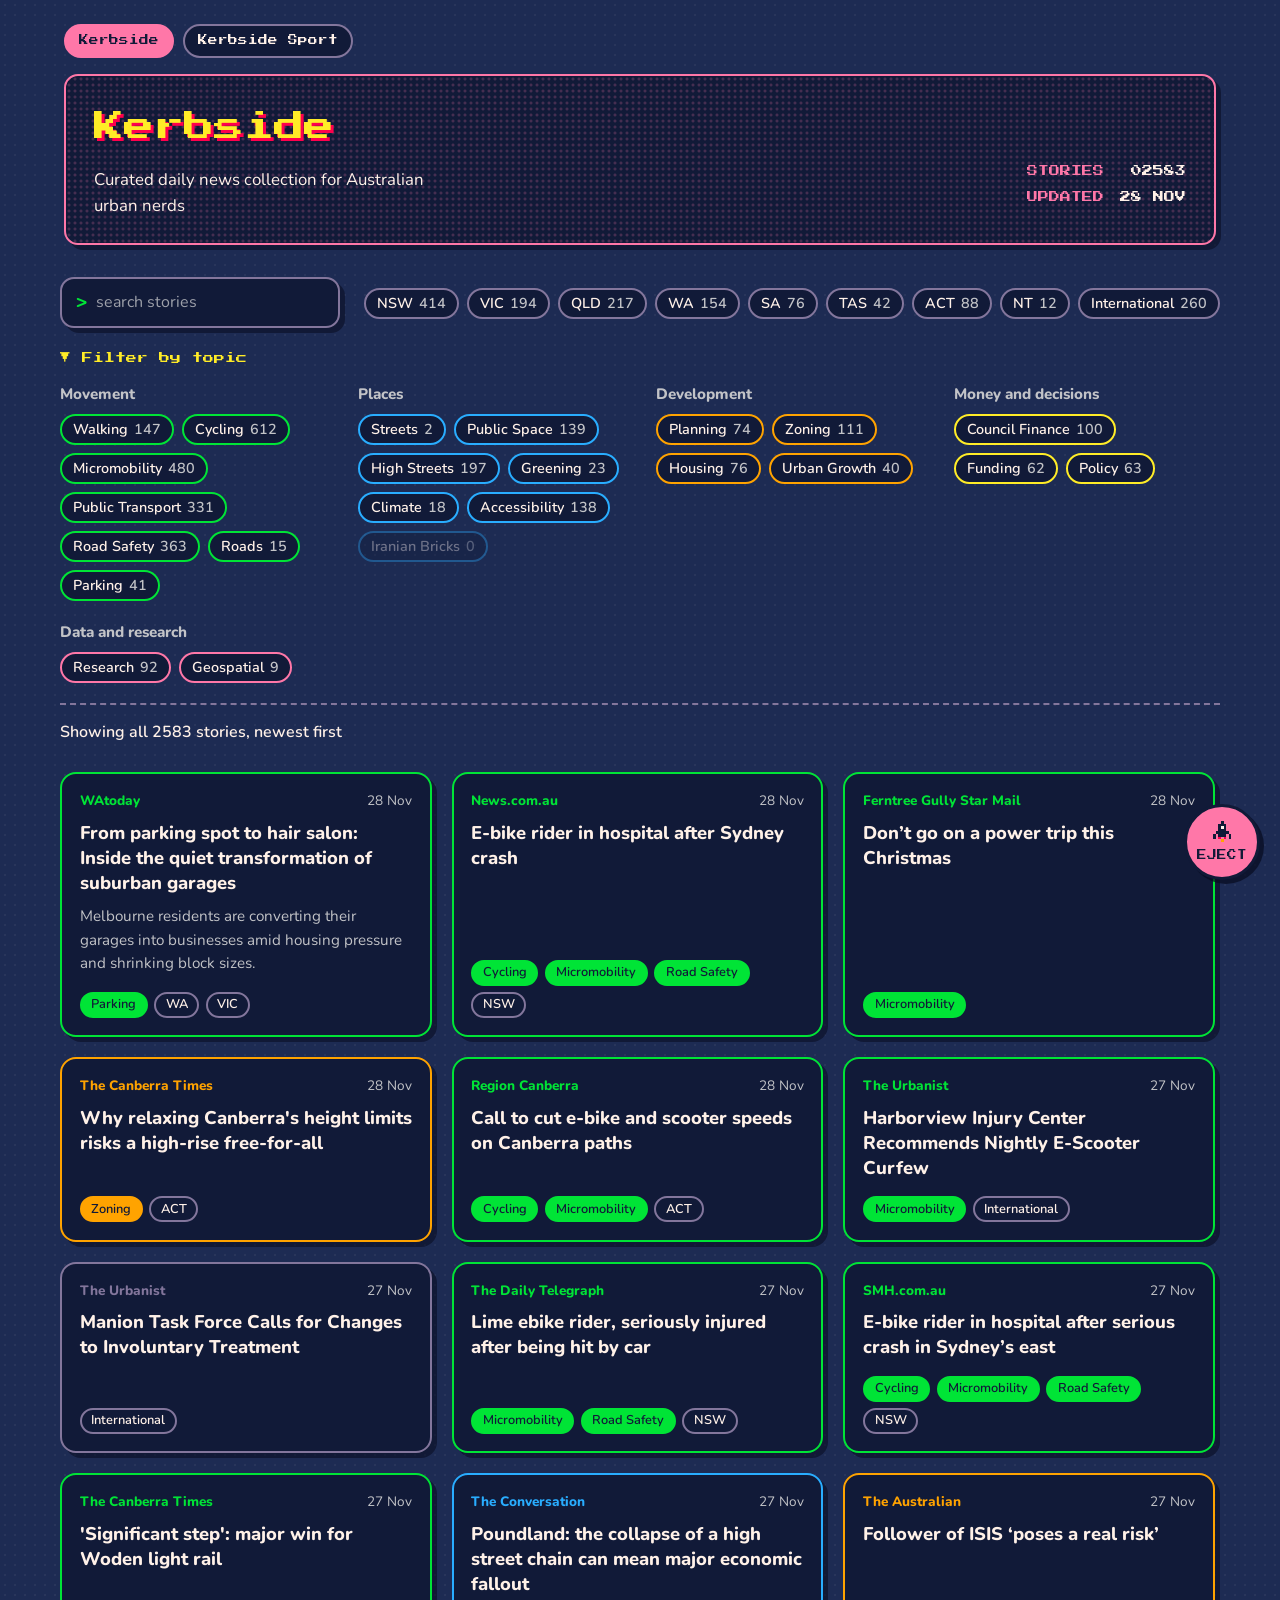
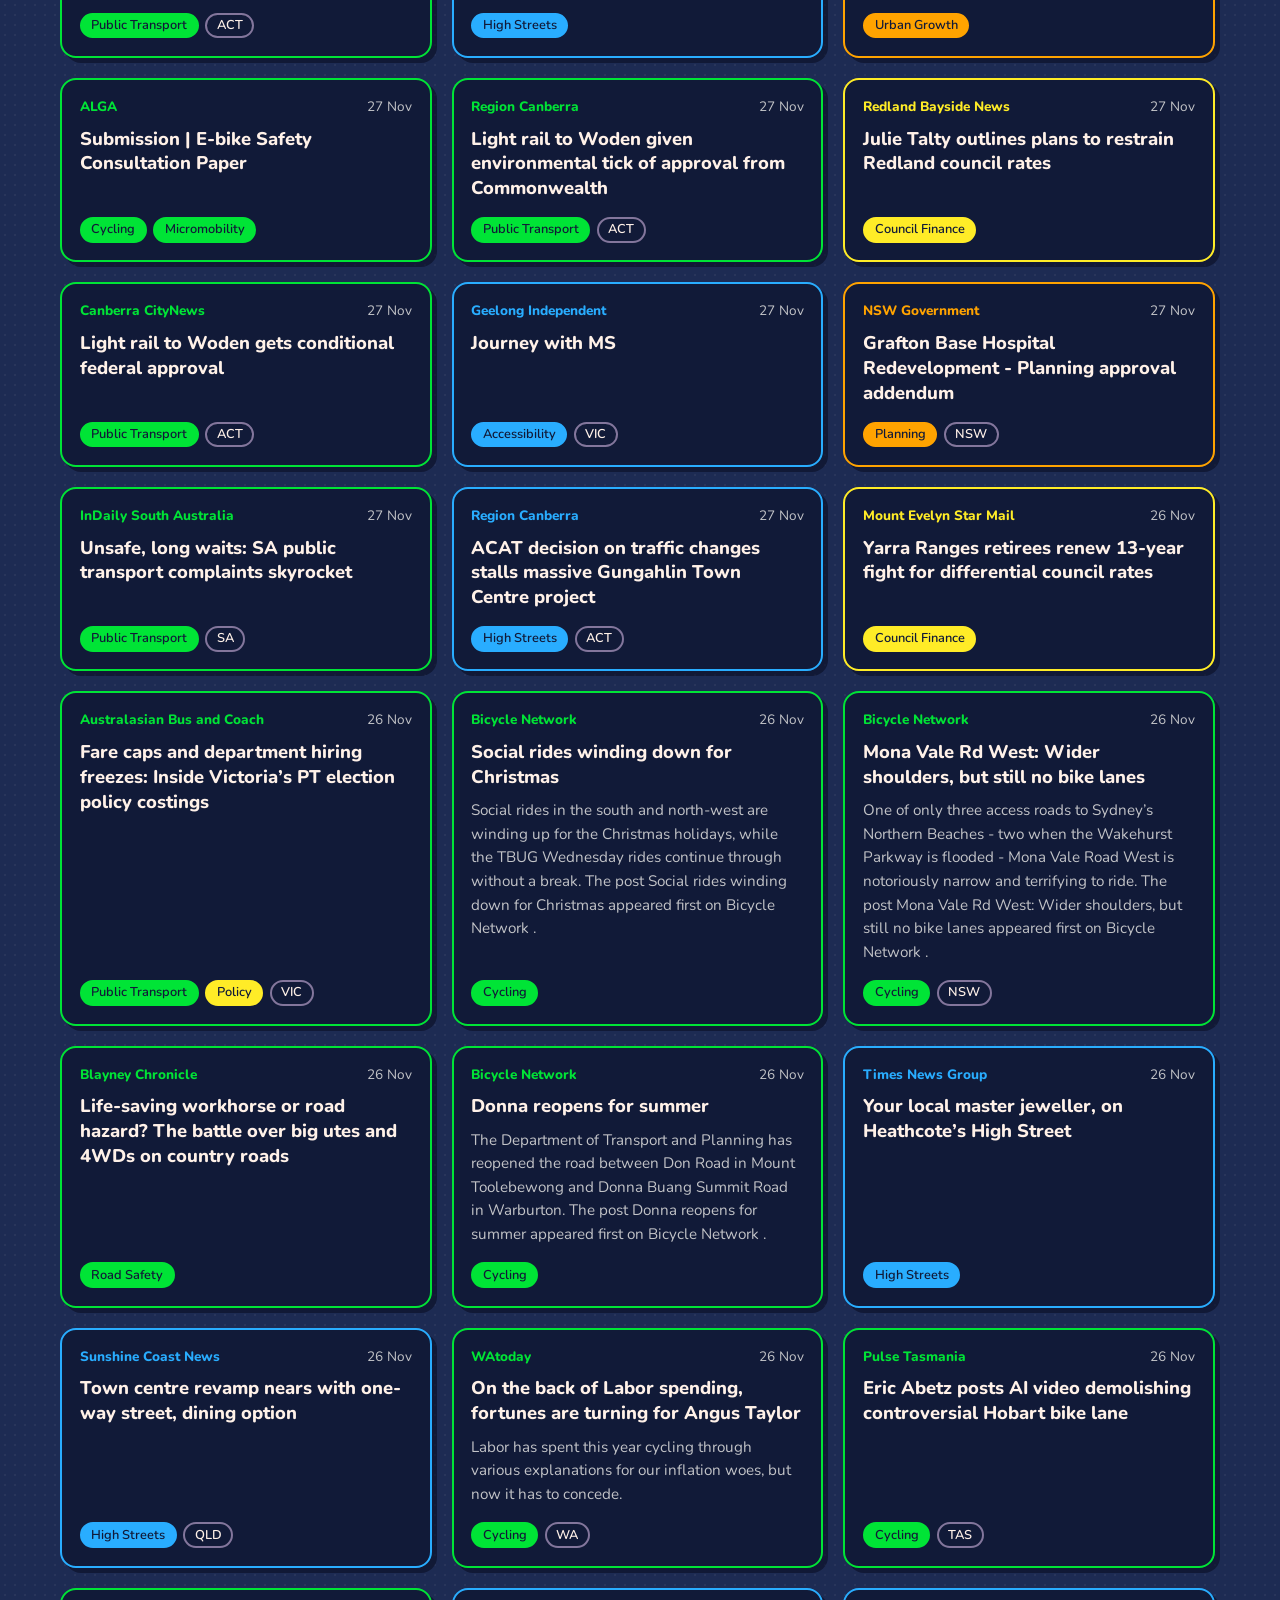
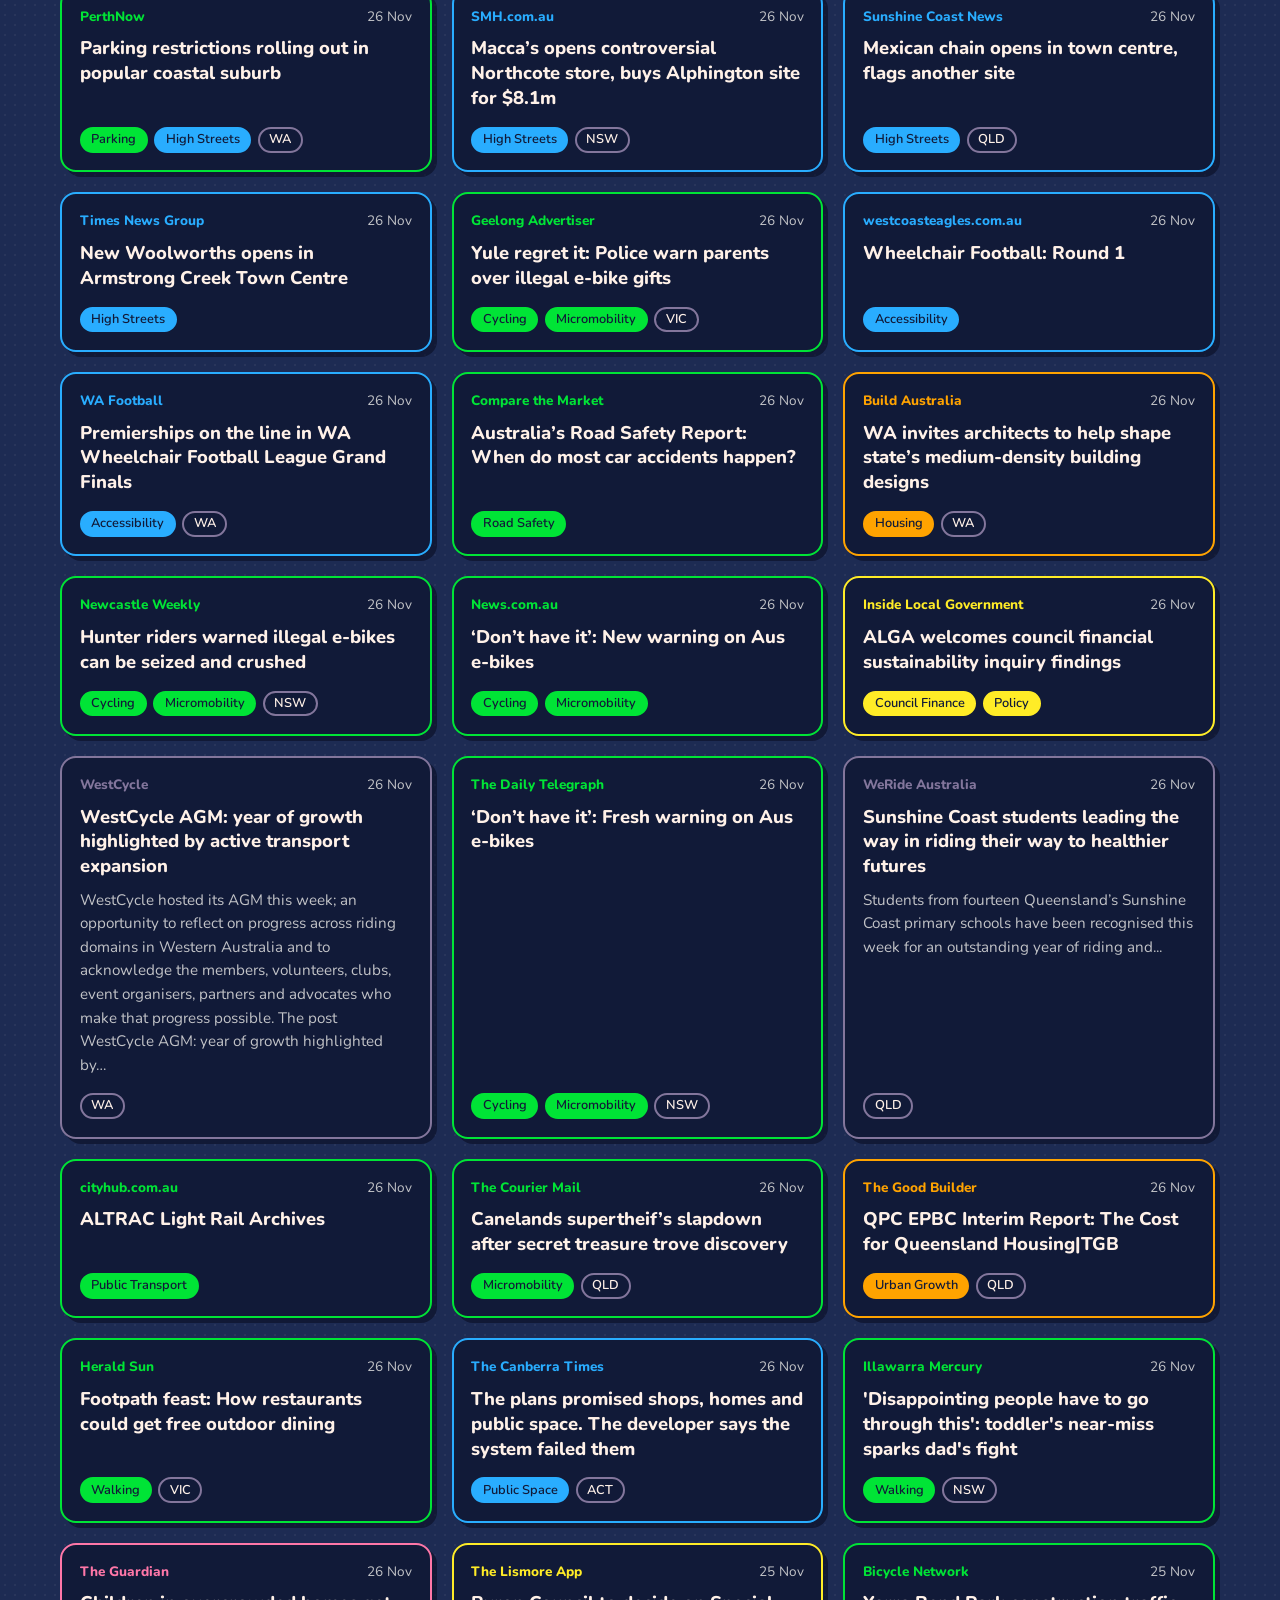
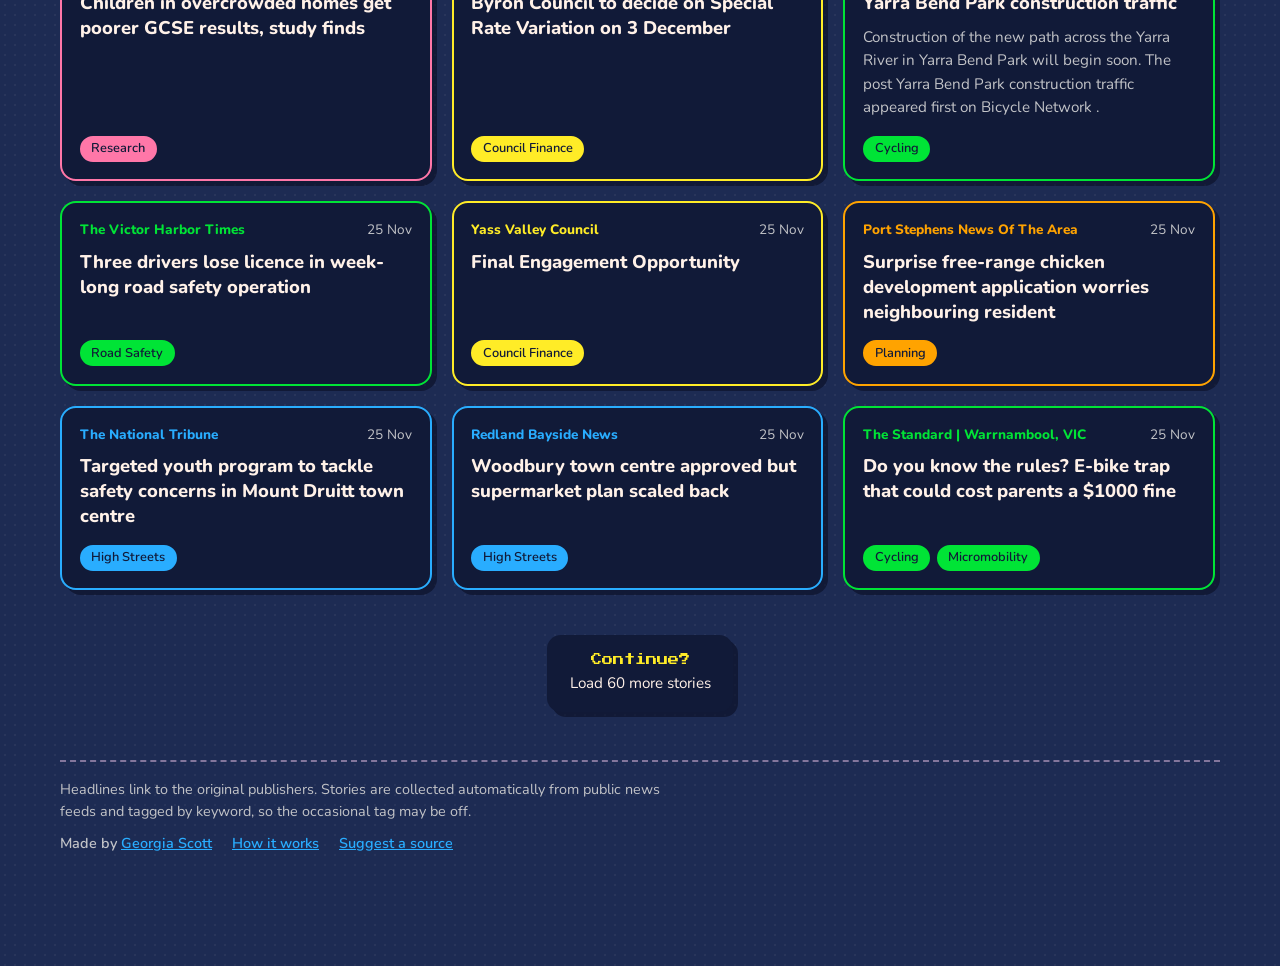
<file: docs/index.html>
<!DOCTYPE html>
<html lang="en-AU">
  <head>
    <meta charset="utf-8" />
    <meta name="viewport" content="width=device-width, initial-scale=1" />
    <meta name="color-scheme" content="dark" />
    <title>Kerbside</title>
    <meta
      name="description"
      content="Curated daily news collection for Australian urban nerds."
    />
    <link
      rel="icon"
      href="data:image/svg+xml,<svg xmlns='http://www.w3.org/2000/svg' viewBox='0 0 8 8' shape-rendering='crispEdges'><rect width='8' height='8' fill='%231D2B53'/><rect x='1' y='1' width='6' height='1' fill='%23FFEC27'/><rect x='1' y='3' width='6' height='1' fill='%23FF77A8'/><rect x='1' y='5' width='4' height='1' fill='%2329ADFF'/></svg>"
    />
    <link rel="preconnect" href="https://fonts.googleapis.com" />
    <link rel="preconnect" href="https://fonts.gstatic.com" crossorigin />
    <link
      href="https://fonts.googleapis.com/css2?family=Press+Start+2P&family=Nunito:wght@400;600;800&display=swap"
      rel="stylesheet"
    />
    <link rel="stylesheet" href="kerbside.css" />
  </head>
  <body data-feed="stories.json">
    <div class="wrap">
      <nav class="editions" aria-label="Kerbside pages">
        <a href="./" aria-current="page">Kerbside</a>
        <a href="sport.html">Kerbside Sport</a>
      </nav>

      <header class="marquee pixel-box">
        <div>
          <h1 id="site-title" class="glitch" data-text="Kerbside">Kerbside</h1>
          <p>Curated daily news collection for Australian urban nerds</p>
        </div>
        <dl class="scoreboard" id="stats" aria-live="polite"></dl>
      </header>

      <section class="controls" aria-label="Filter stories">
        <div class="search-row">
          <div class="prompt pixel-box">
            <label class="visually-hidden" for="search">Search stories</label>
            <input
              class="search"
              id="search"
              type="search"
              placeholder="search stories"
            />
          </div>
          <fieldset>
            <legend class="visually-hidden">Region</legend>
            <div class="chips" id="regions"></div>
          </fieldset>
        </div>
        <details class="topics" id="topics">
          <summary>Filter by topic</summary>
          <div class="groups" id="groups"></div>
        </details>
        <div class="status">
          <span id="result-count"></span>
          <button class="link-button" id="clear" type="button" hidden>
            Clear filters
          </button>
        </div>
      </section>

      <main>
        <ul class="grid" id="stories"></ul>
        <div id="empty" class="message pixel-box" hidden>
          No stories match these filters.
          <button class="link-button" type="button" id="empty-clear">
            Clear filters
          </button>
          and try again.
        </div>
        <button class="more pixel-box" id="more" type="button" hidden>
          Continue?<small>Load more stories</small>
        </button>
      </main>

      <footer>
        <p>
          Headlines link to the original publishers. Stories are collected
          automatically from public news feeds and tagged by keyword, so the
          occasional tag may be off.
        </p>
        <div class="credits">
          <span
            >Made by
            <a href="https://www.linkedin.com/in/drgeorgiascott/" rel="noopener"
              >Georgia Scott</a
            ></span
          >
          <a href="https://github.com/wldwd/kerbside" rel="noopener"
            >How it works</a
          >
          <a href="https://github.com/wldwd/kerbside/issues/new" rel="noopener"
            >Suggest a source</a
          >
        </div>
      </footer>
    </div>

    <a class="eject" href="escape.html">
      <svg viewBox="0 0 7 8" shape-rendering="crispEdges" aria-hidden="true">
        <rect x="3" y="0" width="1" height="1" fill="currentColor" />
        <rect x="2" y="1" width="3" height="4" fill="currentColor" />
        <rect x="3" y="2" width="1" height="1" fill="#fff1e8" />
        <rect x="1" y="4" width="5" height="1" fill="currentColor" />
        <rect x="0" y="5" width="1" height="2" fill="currentColor" />
        <rect x="2" y="5" width="3" height="1" fill="currentColor" />
        <rect x="6" y="5" width="1" height="2" fill="currentColor" />
        <rect x="2" y="6" width="1" height="1" fill="#ff004d" />
        <rect x="4" y="6" width="1" height="1" fill="#ff004d" />
        <rect x="3" y="7" width="1" height="1" fill="#ffa300" />
      </svg>
      EJECT
      <span class="visually-hidden">: take a break in the Escape Pod</span>
    </a>
    <script src="kerbside.js"></script>
  </body>
</html>
</file>
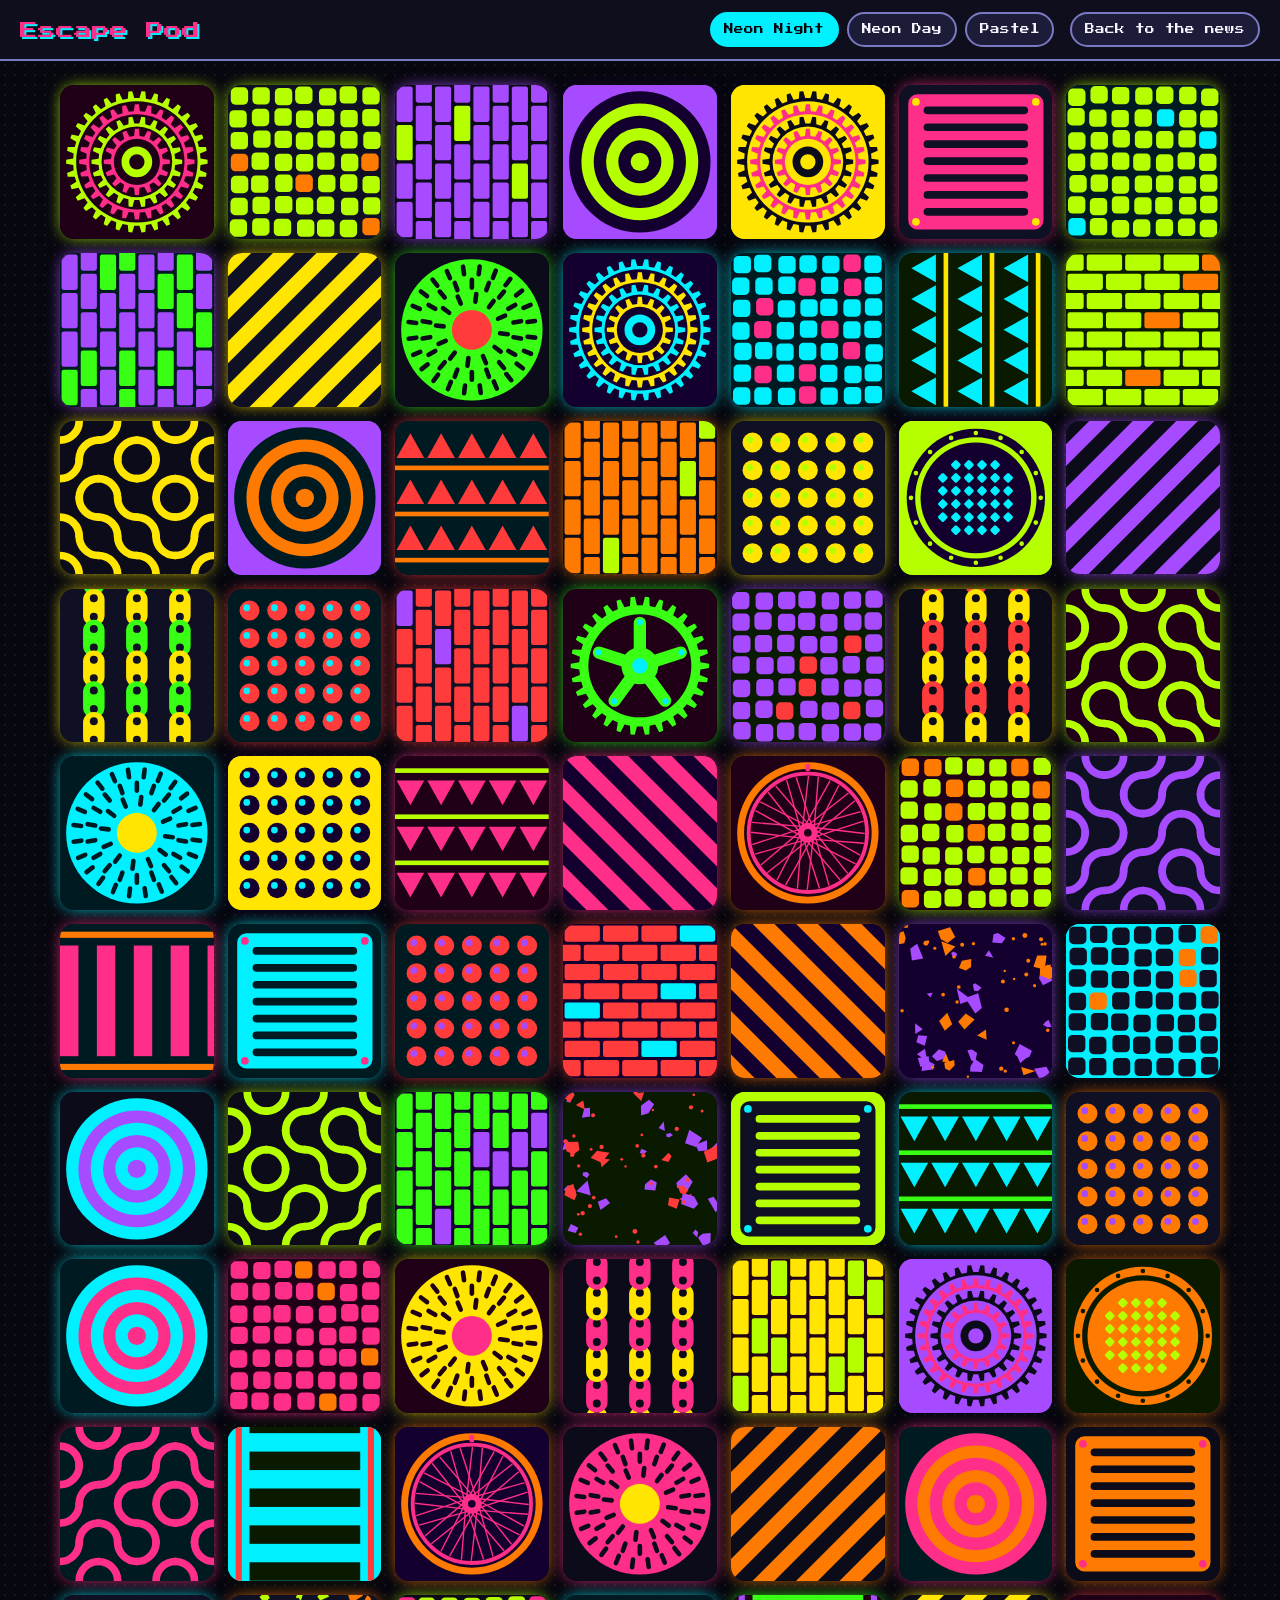
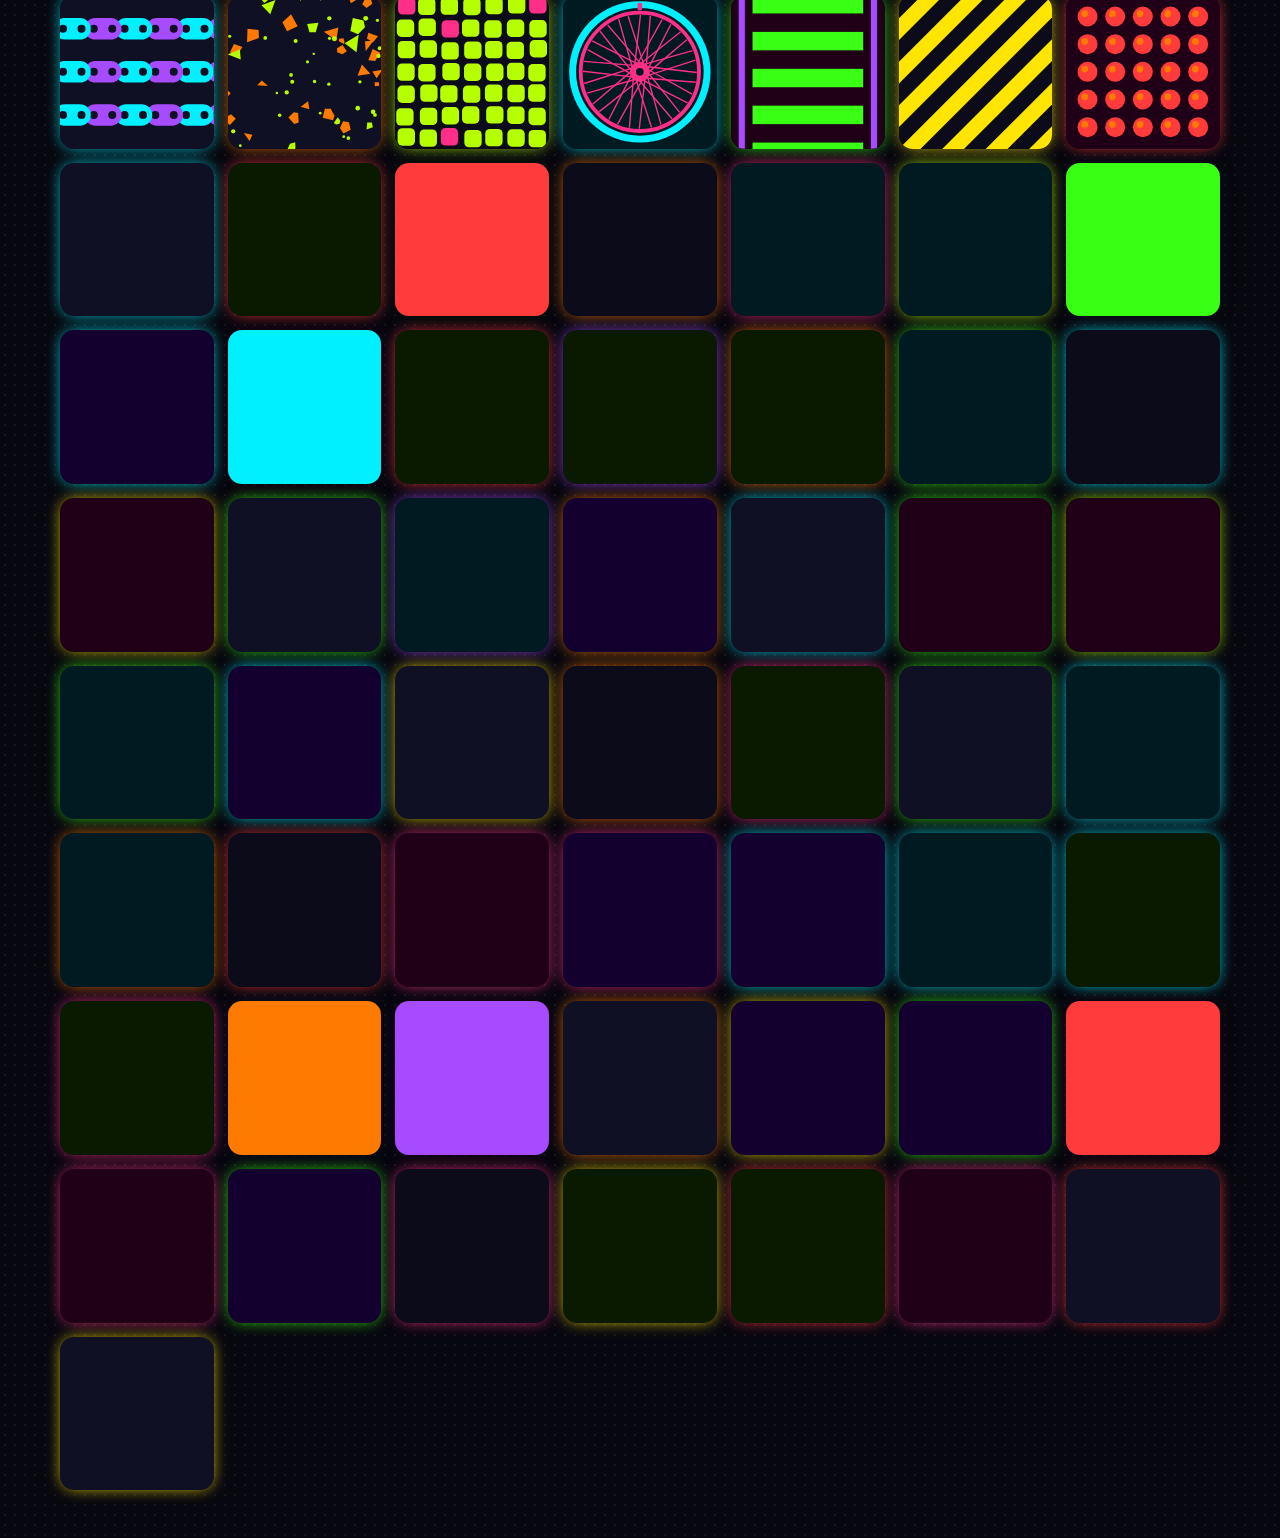
<file: docs/escape.html>
<!DOCTYPE html>
<html lang="en-AU" data-scheme="night">
  <head>
    <meta charset="utf-8" />
    <meta name="viewport" content="width=device-width, initial-scale=1" />
    <meta name="color-scheme" content="dark" />
    <title>Kerbside Escape Pod</title>
    <meta
      name="description"
      content="A break from the news: an endless scroll of street patterns, bike parts, shapes and colours."
    />
    <link
      rel="icon"
      href="data:image/svg+xml,<svg xmlns='http://www.w3.org/2000/svg' viewBox='0 0 8 8' shape-rendering='crispEdges'><rect width='8' height='8' fill='%231D2B53'/><rect x='1' y='1' width='3' height='3' fill='%23FF77A8'/><rect x='4' y='1' width='3' height='3' fill='%2300E436'/><rect x='1' y='4' width='3' height='3' fill='%2329ADFF'/><rect x='4' y='4' width='3' height='3' fill='%23FFEC27'/></svg>"
    />
    <link rel="preconnect" href="https://fonts.googleapis.com" />
    <link rel="preconnect" href="https://fonts.gstatic.com" crossorigin />
    <link
      href="https://fonts.googleapis.com/css2?family=Press+Start+2P&family=Nunito:wght@400;600;800&display=swap"
      rel="stylesheet"
    />
    <style>
      :root {
        --pixel: "Press Start 2P", "Courier New", monospace;
        --sans: "Nunito", ui-rounded, "Segoe UI", system-ui, sans-serif;
      }

      /* ---------- Colour schemes for the page itself ----------
         The tile colours for each scheme are in the script below. */
      html[data-scheme="night"] {
        --page: #07070f;
        --dots: rgba(255, 255, 255, 0.06);
        --panel: #0e0e1c;
        --ink: #f4f4ff;
        --line: #7a7ac2;
        --pill: #1c1c38;
        --on: #00f0ff;
        --on-edge: #00f0ff;
        --on-ink: #07070f;
        --title: #ff2e88;
        --title-shadow: #00f0ff;
        --focus: #ffe500;
        --tile-shadow: none; /* tiles glow instead (set in the script) */
      }
      html[data-scheme="day"] {
        --page: #fff7e6;
        --dots: rgba(26, 26, 46, 0.09);
        --panel: #ffffff;
        --ink: #1a1a2e;
        --line: #1a1a2e;
        --pill: #ffffff;
        --on: #ff2e88;
        --on-edge: #1a1a2e;
        --on-ink: #1a1a2e;
        --title: #d6005f;
        --title-shadow: #1a1a2e;
        --focus: #1a1a2e;
        --tile-shadow: 5px 5px 0 0 #1a1a2e;
      }
      html[data-scheme="pastel"] {
        --page: #fbf6ef;
        --dots: rgba(110, 115, 168, 0.12);
        --panel: #ffffff;
        --ink: #3f4370;
        --line: #8f8ac4;
        --pill: #ffffff;
        --on: #c3a6e6;
        --on-edge: #6a5fc4;
        --on-ink: #2e3160;
        --title: #6a5fc4;
        --title-shadow: #f7c6d9;
        --focus: #3f4370;
        --tile-shadow: 5px 5px 0 0 rgba(110, 115, 168, 0.35);
      }

      * {
        box-sizing: border-box;
      }

      html {
        background: var(--page);
      }
      body {
        margin: 0;
        color: var(--ink);
        font-family: var(--sans);
        background: radial-gradient(
              circle,
              var(--dots) 1px,
              transparent 1.6px
            )
            0 0 / 10px 10px,
          var(--page);
        transition: background-color 0.6s ease;
      }

      :focus-visible {
        outline: 3px solid var(--focus);
        outline-offset: 3px;
      }

      /* ---------- Top bar: stays in view while you scroll ---------- */
      .bar {
        position: sticky;
        top: 0;
        z-index: 5;
        display: flex;
        flex-wrap: wrap;
        align-items: center;
        gap: 0.6rem 1rem;
        padding: 0.75rem 1.25rem;
        background: var(--panel);
        border-bottom: 2px solid var(--line);
      }
      .bar h1 {
        margin: 0 auto 0 0;
        font-family: var(--pixel);
        font-weight: 400;
        font-size: clamp(0.8rem, 2.2vw, 1.1rem);
        line-height: 1.6;
        color: var(--title);
        text-shadow: 2px 2px 0 var(--title-shadow);
      }
      .controls {
        display: flex;
        flex-wrap: wrap;
        gap: 0.5rem;
      }
      .pill {
        font-family: var(--pixel);
        font-size: 0.6rem;
        line-height: 1.6;
        color: var(--ink);
        background: var(--pill);
        border: 2px solid var(--line);
        border-radius: 999px;
        padding: 0.5rem 0.8rem;
        cursor: pointer;
        text-decoration: none;
      }
      .pill:hover {
        border-color: var(--on);
      }
      .pill[aria-pressed="true"] {
        background: var(--on);
        border-color: var(--on-edge);
        color: var(--on-ink);
      }

      /* ---------- The tiles ---------- */
      .wrap {
        max-width: 1200px;
        margin: 0 auto;
        padding: 1.5rem 1.25rem 3rem;
      }
      .tiles {
        display: grid;
        grid-template-columns: repeat(auto-fill, minmax(140px, 1fr));
        gap: 14px;
      }
      .tile {
        display: block;
        width: 100%;
        aspect-ratio: 1;
        padding: 0;
        border: 0;
        border-radius: 14px;
        overflow: hidden;
        cursor: pointer;
        /* Shows the tile's main colour while its pattern is being drawn */
        background: var(--a, var(--panel));
        box-shadow: var(--tile-shadow);
        transition: background-color 0.7s ease, box-shadow 0.7s ease;
      }
      .tile svg {
        display: block;
        width: 100%;
        height: 100%;
      }

      /* Each tile has three colours: a (background), b and c */
      .a { fill: var(--a); }
      .b { fill: var(--b); }
      .c { fill: var(--c); }
      .sb { fill: none; stroke: var(--b); }
      .sc { fill: none; stroke: var(--c); }
      .a, .b, .c { transition: fill 0.7s ease; }
      .sb, .sc { transition: stroke 0.7s ease; }

      /* Gentle motion on a few patterns */
      .d24 { animation: d24 9s linear infinite; }
      .d20 { animation: d20 8s linear infinite; }
      .spin { animation: spin 40s linear infinite; transform-origin: 50px 50px; }
      @keyframes d24 { to { transform: translateX(24px); } }
      @keyframes d20 { to { transform: translateX(20px); } }
      @keyframes spin { to { transform: rotate(360deg); } }

      /* A little squish when you tap a tile */
      .boop { animation: boop 0.35s ease; }
      @keyframes boop { 40% { transform: scale(0.93); } }

      /* Bubble wrap: each dot on a tactile paving tile can be pressed down */
      .dome { transform-box: fill-box; transform-origin: center; transition: transform 0.15s ease, opacity 0.15s ease; }
      .dome .shine { transition: opacity 0.15s ease; }
      .dome.popped { transform: scale(0.7); opacity: 0.45; }
      .dome.popped .shine { opacity: 0; }
      .dome.pop { animation: pop 0.2s ease; }
      .dome.grow { animation: grow 0.35s ease; }
      @keyframes pop { 50% { transform: scale(0.5); } }
      @keyframes grow { 0% { transform: scale(0.7); opacity: 0.45; } 70% { transform: scale(1.1); opacity: 1; } }

      /* No motion at all if the device asks for less motion */
      @media (prefers-reduced-motion: reduce) {
        .d24, .d20, .spin, .boop, .dome.pop, .dome.grow { animation: none; }
        .tile, .a, .b, .c, .sb, .sc { transition-duration: 0.2s; }
      }

      .visually-hidden {
        position: absolute;
        width: 1px;
        height: 1px;
        overflow: hidden;
        clip: rect(0 0 0 0);
        white-space: nowrap;
      }

      @media (max-width: 600px) {
        .bar { padding: 0.6rem 1rem; }
        /* Phones: title and Back on the first row, schemes on the second */
        #back { order: 2; }
        .controls { order: 3; flex-basis: 100%; }
        .pill { font-size: 0.55rem; padding: 0.45rem 0.7rem; }
        .wrap { padding: 1rem 1rem 3rem; }
        .tiles { gap: 12px; }
      }
    </style>
  </head>
  <body>
    <header class="bar">
      <h1>Escape Pod</h1>
      <div class="controls" role="group" aria-label="Colour scheme">
        <button class="pill" data-scheme="night" type="button" aria-pressed="true">
          Neon Night
        </button>
        <button class="pill" data-scheme="day" type="button" aria-pressed="false">
          Neon Day
        </button>
        <button class="pill" data-scheme="pastel" type="button" aria-pressed="false">
          Pastel
        </button>
      </div>
      <a class="pill" id="back" href="./">Back to the news</a>
    </header>

    <main class="wrap">
      <p class="visually-hidden">
        An endless scroll of street patterns and bike parts. Tap any tile to
        change its colours. Tactile paving tiles are bubble wrap: tap them to
        pop a bubble.
      </p>
      <div class="tiles" id="tiles"></div>
      <div id="end"></div>
      <noscript><p>The Escape Pod needs JavaScript to draw its patterns.</p></noscript>
    </main>

    <script>
      // ---------- Settings ----------
      const BATCH = 24; // tiles added each time you get near the bottom
      const BIKE_CHANCE = 1 / 6; // how often a bike part appears

      // Tile colours for each scheme. Each tile gets one background colour
      // and two pattern colours. swap: how often background and pattern
      // trade places. glow: tiles glow in their pattern colour.
      const SCHEMES = {
        night: {
          backgrounds: ["#0B0B1A", "#14002E", "#001A22", "#1F0016", "#0A1A00", "#101024"],
          patterns: ["#FF2E88", "#00F0FF", "#B6FF00", "#FFE500", "#FF7A00",
                     "#A64BFF", "#39FF14", "#FF3B3B"],
          swap: 0.12,
          glow: true,
        },
        day: {
          backgrounds: ["#FF2E88", "#B6FF00", "#00E5FF", "#FFE500", "#FF7A00", "#A64BFF"],
          patterns: ["#FFFFFF", "#1A1A2E", "#FF2E88", "#00E5FF", "#FFE500",
                     "#B6FF00", "#FF7A00", "#A64BFF"],
          swap: 0.2,
        },
        pastel: {
          backgrounds: ["#FDE2E4", "#E2F0EA", "#FFF1E0", "#E0E8FD", "#EFE6F7", "#FFF8D6"],
          patterns: ["#F4A6B8", "#8FD3BD", "#FFC48C", "#9DB4F0", "#C3A6E6",
                     "#F3DC7A", "#6E73A8", "#FFFFFF"],
          swap: 0.2,
        },
      };

      // ---------- Helpers ----------

      // A random number generator that repeats from a seed, so a tile
      // looks the same when it scrolls back into view
      function seeded(seed) {
        return function () {
          seed = (seed + 0x6d2b79f5) | 0;
          let t = Math.imul(seed ^ (seed >>> 15), 1 | seed);
          t = (t + Math.imul(t ^ (t >>> 7), 61 | t)) ^ t;
          return ((t ^ (t >>> 14)) >>> 0) / 4294967296;
        };
      }
      const between = (rand, a, b) => a + rand() * (b - a);
      const f1 = (v) => v.toFixed(1);
      const around = (r, angle) =>
        `${f1(50 + r * Math.cos(angle))},${f1(50 + r * Math.sin(angle))}`;

      // A toothed ring, used for the chainring and the cassette
      function gear(outer, inner, teeth, cls) {
        const points = [];
        const root = (Math.PI / teeth) * 0.55;
        const tip = (Math.PI / teeth) * 0.3;
        for (let i = 0; i < teeth; i++) {
          const a = (i / teeth) * Math.PI * 2;
          points.push(around(inner, a - root), around(outer, a - tip),
                      around(outer, a + tip), around(inner, a + root));
        }
        return `<polygon class="${cls}" points="${points.join(" ")}"/>`;
      }

      // ---------- Patterns ----------
      // Each pattern draws inside a 100 x 100 square.
      // turn: true means it can be rotated for extra variety.

      const STREET = [
        {
          // Bubble wrap: 25 dots in a 5 x 5 grid, numbered row by row
          name: "Tactile paving",
          bubble: true,
          draw() {
            let s = "";
            for (let j = 0; j < 5; j++)
              for (let i = 0; i < 5; i++) {
                const x = 14 + 18 * i, y = 14 + 18 * j;
                s += `<g class="dome"><circle class="b" cx="${x}" cy="${y}" r="6.5"/>` +
                     `<circle class="c shine" cx="${x - 1.8}" cy="${y - 1.8}" r="2.2"/></g>`;
              }
            return s;
          },
        },
        {
          name: "Zebra crossing",
          turn: true,
          draw() {
            let s = '<g class="d24">';
            for (let x = -24; x < 124; x += 24)
              s += `<rect class="b" x="${x}" y="14" width="12" height="72"/>`;
            return s + '</g><rect class="c" x="0" y="5" width="100" height="4"/>' +
                       '<rect class="c" x="0" y="91" width="100" height="4"/>';
          },
        },
        {
          name: "Curved paths",
          draw(rand) {
            let s = "";
            const r = 12.5;
            for (let i = 0; i < 4; i++)
              for (let j = 0; j < 4; j++) {
                const x = i * 25, y = j * 25;
                const d = rand() < 0.5
                  ? `M${x + r} ${y}A${r} ${r} 0 0 1 ${x} ${y + r}M${x + 25} ${y + r}A${r} ${r} 0 0 0 ${x + r} ${y + 25}`
                  : `M${x + r} ${y}A${r} ${r} 0 0 0 ${x + 25} ${y + r}M${x} ${y + r}A${r} ${r} 0 0 1 ${x + r} ${y + 25}`;
                s += `<path class="sb" stroke-width="5" stroke-linecap="round" d="${d}"/>`;
              }
            return s;
          },
        },
        {
          name: "Brick bond",
          turn: true,
          draw(rand) {
            let s = "";
            for (let row = 0; row < 8; row++) {
              const offset = row % 2 ? -12.5 : 0;
              for (let x = offset; x < 100; x += 25)
                s += `<rect class="${rand() < 0.18 ? "c" : "b"}" x="${x + 1}" y="${row * 12.5 + 1}" width="23" height="10.5" rx="1.5"/>`;
            }
            return s;
          },
        },
        {
          name: "Manhole cover",
          draw() {
            let s = '<circle class="b" cx="50" cy="50" r="45"/>' +
                    '<circle class="a" cx="50" cy="50" r="39.5"/>' +
                    '<circle class="b" cx="50" cy="50" r="36"/>';
            for (let gx = -30; gx <= 30; gx += 8.5)
              for (let gy = -30; gy <= 30; gy += 8.5)
                if (Math.hypot(gx, gy) < 28) {
                  const cx = 50 + gx, cy = 50 + gy;
                  s += `<rect class="c" x="${cx - 2.5}" y="${cy - 2.5}" width="5" height="5" rx="1" transform="rotate(45 ${cx} ${cy})"/>`;
                }
            for (let k = 0; k < 16; k++) {
              const t = (k / 16) * Math.PI * 2;
              s += `<circle class="a" cx="${f1(50 + 42.2 * Math.cos(t))}" cy="${f1(50 + 42.2 * Math.sin(t))}" r="1.5"/>`;
            }
            return s;
          },
        },
        {
          name: "Kerb stripes",
          turn: true,
          draw() {
            let s = '<g transform="rotate(45 50 50)"><g class="d20">';
            for (let x = -100; x < 200; x += 20)
              s += `<rect class="b" x="${x}" y="-50" width="10" height="200"/>`;
            return s + "</g></g>";
          },
        },
        {
          name: "Terrazzo",
          draw(rand) {
            let s = "";
            for (let k = 0; k < 34; k++) {
              const cx = between(rand, 0, 100), cy = between(rand, 0, 100);
              const size = between(rand, 2, 7);
              const corners = 3 + Math.floor(rand() * 3);
              const start = between(rand, 0, 6.28);
              const pts = [];
              for (let q = 0; q < corners; q++) {
                const t = start + (q / corners) * 6.28 + between(rand, -0.4, 0.4);
                const rr = size * between(rand, 0.6, 1.1);
                pts.push(`${f1(cx + rr * Math.cos(t))},${f1(cy + rr * Math.sin(t))}`);
              }
              s += `<polygon class="${rand() < 0.65 ? "b" : "c"}" points="${pts.join(" ")}"/>`;
            }
            for (let k = 0; k < 30; k++)
              s += `<circle class="c" cx="${f1(between(rand, 0, 100))}" cy="${f1(between(rand, 0, 100))}" r="${f1(between(rand, 0.8, 1.6))}"/>`;
            return s;
          },
        },
        {
          name: "Give way markings",
          turn: true,
          draw() {
            let s = "";
            for (const y of [16, 46, 76]) {
              s += `<rect class="c" x="0" y="${y - 8}" width="100" height="3"/>`;
              for (let k = 0; k < 5; k++) {
                const x = 1 + k * 20;
                s += `<polygon class="b" points="${x},${y} ${x + 18},${y} ${x + 9},${y + 16}"/>`;
              }
            }
            return s;
          },
        },
        {
          name: "Tree grate",
          draw() {
            let s = '<circle class="b" cx="50" cy="50" r="46"/>' +
                    '<circle class="c" cx="50" cy="50" r="13"/>';
            for (const [r, n] of [[21, 12], [30, 18], [39, 24]])
              for (let k = 0; k < n; k++)
                s += `<rect class="a" x="48.5" y="${50 - r - 4}" width="3" height="8" rx="1.5" transform="rotate(${f1((360 / n) * k + (r % 2 ? 7 : 0))} 50 50)"/>`;
            return s;
          },
        },
        {
          name: "Cobbles",
          draw(rand) {
            let s = "";
            const cell = 100 / 7;
            for (let i = 0; i < 7; i++)
              for (let j = 0; j < 7; j++)
                s += `<rect class="${rand() < 0.12 ? "c" : "b"}" x="${f1(i * cell + 1.5 + between(rand, -0.8, 0.8))}" y="${f1(j * cell + 1.5 + between(rand, -0.8, 0.8))}" width="${f1(cell - 3)}" height="${f1(cell - 3)}" rx="3"/>`;
            return s;
          },
        },
        {
          name: "Drain grate",
          turn: true,
          draw() {
            let s = '<rect class="b" x="6" y="6" width="88" height="88" rx="6"/>';
            for (let i = 0; i < 7; i++)
              s += `<rect class="a" x="${15 + i * 11}" y="16" width="5" height="68" rx="2.5"/>`;
            for (const [x, y] of [[11, 11], [89, 11], [11, 89], [89, 89]])
              s += `<circle class="c" cx="${x}" cy="${y}" r="2.5"/>`;
            return s;
          },
        },
        {
          name: "Ripples",
          draw() {
            let s = "";
            let i = 0;
            for (let r = 46; r > 0; r -= 8)
              s += `<circle class="${i++ % 2 ? "c" : "b"}" cx="50" cy="50" r="${r}"/>`;
            return s;
          },
        },
      ];

      const BIKE = [
        {
          name: "Bike wheel",
          draw() {
            let s = '<g class="spin"><circle class="b" cx="50" cy="50" r="46"/>' +
                    '<circle class="a" cx="50" cy="50" r="41.5"/>' +
                    '<circle class="sc" cx="50" cy="50" r="38.5" stroke-width="2.5"/>';
            for (let k = 0; k < 32; k++) {
              const t = (k / 32) * Math.PI * 2;
              const rim = t + (k % 2 ? 0.6 : -0.6);
              s += `<line class="sc" stroke-width="0.9" x1="${f1(50 + 6 * Math.cos(t))}" y1="${f1(50 + 6 * Math.sin(t))}" x2="${f1(50 + 37 * Math.cos(rim))}" y2="${f1(50 + 37 * Math.sin(rim))}"/>`;
            }
            return s + '<circle class="c" cx="50" cy="50" r="6.5"/>' +
                       '<circle class="a" cx="50" cy="50" r="2.5"/>' +
                       '<rect class="c" x="48.5" y="5" width="3" height="5" rx="1"/></g>';
          },
        },
        {
          name: "Chainring",
          draw() {
            let s = gear(45, 39.5, 30, "b") + '<circle class="a" cx="50" cy="50" r="33.5"/>';
            for (let k = 0; k < 5; k++)
              s += `<rect class="b" x="46" y="18" width="8" height="34" rx="4" transform="rotate(${k * 72} 50 50)"/>` +
                   `<circle class="c" cx="50" cy="21.5" r="2" transform="rotate(${k * 72} 50 50)"/>`;
            return s + '<circle class="b" cx="50" cy="50" r="12"/><circle class="c" cx="50" cy="50" r="5"/>';
          },
        },
        {
          name: "Bike chain",
          turn: true,
          draw() {
            let s = "";
            for (const y of [22, 50, 78]) {
              s += '<g class="d20">';
              for (let x = -40; x < 120; x += 20)
                s += `<rect class="${(x / 20) % 2 ? "c" : "b"}" x="${x}" y="${y - 7}" width="24" height="14" rx="7"/>` +
                     `<circle class="a" cx="${x + 6}" cy="${y}" r="2.6"/>` +
                     `<circle class="a" cx="${x + 18}" cy="${y}" r="2.6"/>`;
              s += "</g>";
            }
            return s;
          },
        },
        {
          name: "Cassette",
          draw() {
            let s = "";
            let i = 0;
            for (const [outer, teeth] of [[46, 34], [37.5, 28], [29.5, 22], [21.5, 16]])
              s += gear(outer, outer - 4.5, teeth, i++ % 2 ? "c" : "b") +
                   `<circle class="a" cx="50" cy="50" r="${outer - 6.5}"/>`;
            return s + '<circle class="b" cx="50" cy="50" r="10"/><circle class="a" cx="50" cy="50" r="5"/>';
          },
        },
      ];

      // ---------- Colours ----------
      let scheme = "night";
      try {
        const saved = localStorage.getItem("escape-scheme");
        if (saved in SCHEMES) scheme = saved;
      } catch (e) {}

      const pickIndex = (n) => Math.floor(Math.random() * n);

      // Random numbers that work in any scheme, so a tile keeps its "slot"
      // when you switch schemes
      function pickColours() {
        return { a: pickIndex(60), b: pickIndex(60), c: pickIndex(60), swap: Math.random() };
      }

      function paint(tile) {
        const set = SCHEMES[scheme];
        const k = tile.colours;
        const bg = set.backgrounds[k.a % set.backgrounds.length];
        // Pattern colours are never the same as the background or each other
        let choices = set.patterns.filter((c) => c !== bg);
        const one = choices[k.b % choices.length];
        choices = choices.filter((c) => c !== one);
        const two = choices[k.c % choices.length];
        const [a, b, c] = k.swap < set.swap ? [one, bg, two] : [bg, one, two];
        tile.style.setProperty("--a", a);
        tile.style.setProperty("--b", b);
        tile.style.setProperty("--c", c);
        tile.style.boxShadow = set.glow ? `0 0 16px -3px ${b}` : "";
      }

      // ---------- Tiles ----------
      const tiles = document.getElementById("tiles");
      const recent = []; // last few patterns, so neighbours don't repeat

      function choosePattern() {
        const list = Math.random() < BIKE_CHANCE ? BIKE : STREET;
        let pattern;
        do pattern = list[pickIndex(list.length)];
        while (recent.includes(pattern));
        recent.push(pattern);
        if (recent.length > 3) recent.shift();
        return pattern;
      }

      // Draw a tile's pattern (only done when it's near the screen)
      function draw(tile) {
        if (tile.firstChild) return;
        const p = tile.pattern;
        const inner = p.draw(seeded(tile.seed));
        const turned = tile.turn ? `<g transform="rotate(${tile.turn} 50 50)">${inner}</g>` : inner;
        tile.innerHTML = `<svg viewBox="0 0 100 100" aria-hidden="true"><rect class="a" width="100" height="100"/>${turned}</svg>`;
        // Bubble wrap remembers which bubbles were popped
        if (tile.popped)
          tile.querySelectorAll(".dome").forEach((d, i) => d.classList.toggle("popped", tile.popped.has(i)));
      }

      // Remove a pattern that's far off screen, to keep the page light
      function undraw(tile) {
        tile.textContent = "";
      }

      const nearScreen = new IntersectionObserver(
        (entries) => {
          for (const e of entries) (e.isIntersecting ? draw : undraw)(e.target);
        },
        { rootMargin: "800px 0px" }
      );

      function addTile() {
        const tile = document.createElement("button");
        tile.type = "button";
        tile.className = "tile";
        tile.pattern = choosePattern();
        tile.seed = pickIndex(1e9);
        tile.turn = tile.pattern.turn ? 90 * pickIndex(4) : 0;
        tile.colours = pickColours();
        if (tile.pattern.bubble) {
          tile.popped = new Set();
          tile.setAttribute("aria-label", "Bubble wrap. Tap to pop a bubble");
        } else {
          tile.setAttribute("aria-label", `${tile.pattern.name}. Tap to change its colours`);
        }
        paint(tile);
        tiles.appendChild(tile);
        nearScreen.observe(tile);
      }

      // Restart a CSS animation on an element
      function restart(el, name) {
        el.classList.remove(name);
        void el.getBoundingClientRect();
        el.classList.add(name);
      }

      // ---------- Bubble wrap ----------

      // Which bubble is under the pointer (0 to 24)
      function bubbleAt(tile, event) {
        const box = tile.getBoundingClientRect();
        const x = ((event.clientX - box.left) / box.width) * 100;
        const y = ((event.clientY - box.top) / box.height) * 100;
        const col = Math.min(4, Math.max(0, Math.round((x - 14) / 18)));
        const row = Math.min(4, Math.max(0, Math.round((y - 14) / 18)));
        return row * 5 + col;
      }

      function pop(tile, i) {
        if (tile.refilling || i < 0 || tile.popped.has(i)) return;
        tile.popped.add(i);
        const dome = tile.querySelectorAll(".dome")[i];
        if (dome) {
          dome.classList.add("popped");
          restart(dome, "pop");
        }
        if (tile.popped.size === 25) refill(tile);
      }

      // When every bubble is popped, refill with new colours
      function refill(tile) {
        tile.refilling = true;
        setTimeout(() => {
          tile.popped.clear();
          tile.colours = pickColours();
          paint(tile);
          tile.querySelectorAll(".dome").forEach((dome, i) =>
            setTimeout(() => {
              dome.classList.remove("popped", "pop");
              restart(dome, "grow");
            }, i * 40)
          );
          setTimeout(() => (tile.refilling = false), 25 * 40);
        }, 900);
      }

      // With a mouse, bubbles pop as soon as you press, and you can drag
      // across to pop a row. On touch screens they pop when you tap, so
      // swiping still scrolls the page.
      let lastPointer = "";
      tiles.addEventListener("pointerdown", (event) => {
        lastPointer = event.pointerType;
        const tile = event.target.closest(".tile");
        if (tile && tile.pattern.bubble && event.pointerType === "mouse" && event.button === 0)
          pop(tile, bubbleAt(tile, event));
      });
      tiles.addEventListener("pointermove", (event) => {
        if (event.pointerType !== "mouse" || event.buttons !== 1) return;
        const tile = event.target.closest(".tile");
        if (tile && tile.pattern.bubble) pop(tile, bubbleAt(tile, event));
      });

      // ---------- Tapping tiles ----------
      tiles.addEventListener("click", (event) => {
        const tile = event.target.closest(".tile");
        if (!tile) return;

        if (tile.pattern.bubble) {
          if (event.detail === 0) {
            // Keyboard (Enter or Space): pop the next bubble
            let next = 0;
            while (tile.popped.has(next)) next++;
            pop(tile, next);
          } else if (lastPointer !== "mouse") {
            pop(tile, bubbleAt(tile, event));
            try { navigator.vibrate && navigator.vibrate(8); } catch (e) {}
          }
          return;
        }

        // Any other tile: new colours and a little squish
        tile.colours = pickColours();
        paint(tile);
        restart(tile, "boop");
      });

      // ---------- Endless scrolling ----------
      const end = document.getElementById("end");

      function fillScreen() {
        // Keep adding tiles until there's plenty below the screen
        let added = 0;
        while (end.getBoundingClientRect().top < window.innerHeight + 1200 && added < 240) {
          for (let i = 0; i < BATCH; i++) addTile();
          added += BATCH;
        }
      }

      new IntersectionObserver(
        (entries) => {
          if (entries[0].isIntersecting) fillScreen();
        },
        { rootMargin: "1200px 0px" }
      ).observe(end);
      fillScreen();

      // ---------- Neon Night, Neon Day and Pastel ----------
      const schemeButtons = document.querySelectorAll(".pill[data-scheme]");
      const colorMeta = document.querySelector('meta[name="color-scheme"]');

      function setScheme(name) {
        scheme = name;
        document.documentElement.dataset.scheme = name;
        colorMeta.content = name === "night" ? "dark" : "light";
        for (const button of schemeButtons)
          button.setAttribute("aria-pressed", button.dataset.scheme === name);
        for (const tile of tiles.children) paint(tile);
        try {
          localStorage.setItem("escape-scheme", name);
        } catch (e) {}
      }
      for (const button of schemeButtons)
        button.addEventListener("click", () => setScheme(button.dataset.scheme));
      setScheme(scheme);

      // ---------- Back to the news ----------
      // escape.html?from=sport goes back to the sport page; anything else
      // goes to the main page
      const back = document.getElementById("back");
      const from = new URLSearchParams(location.search).get("from");
      back.href = from === "sport" ? "sport.html" : "./";

      // If you came from a Kerbside page, step back instead, so your
      // filters and scroll position are still there
      back.addEventListener("click", (event) => {
        try {
          const ref = document.referrer && new URL(document.referrer);
          if (ref && ref.origin === location.origin && history.length > 1) {
            event.preventDefault();
            history.back();
          }
        } catch (e) {}
      });
    </script>
  </body>
</html>
</file>
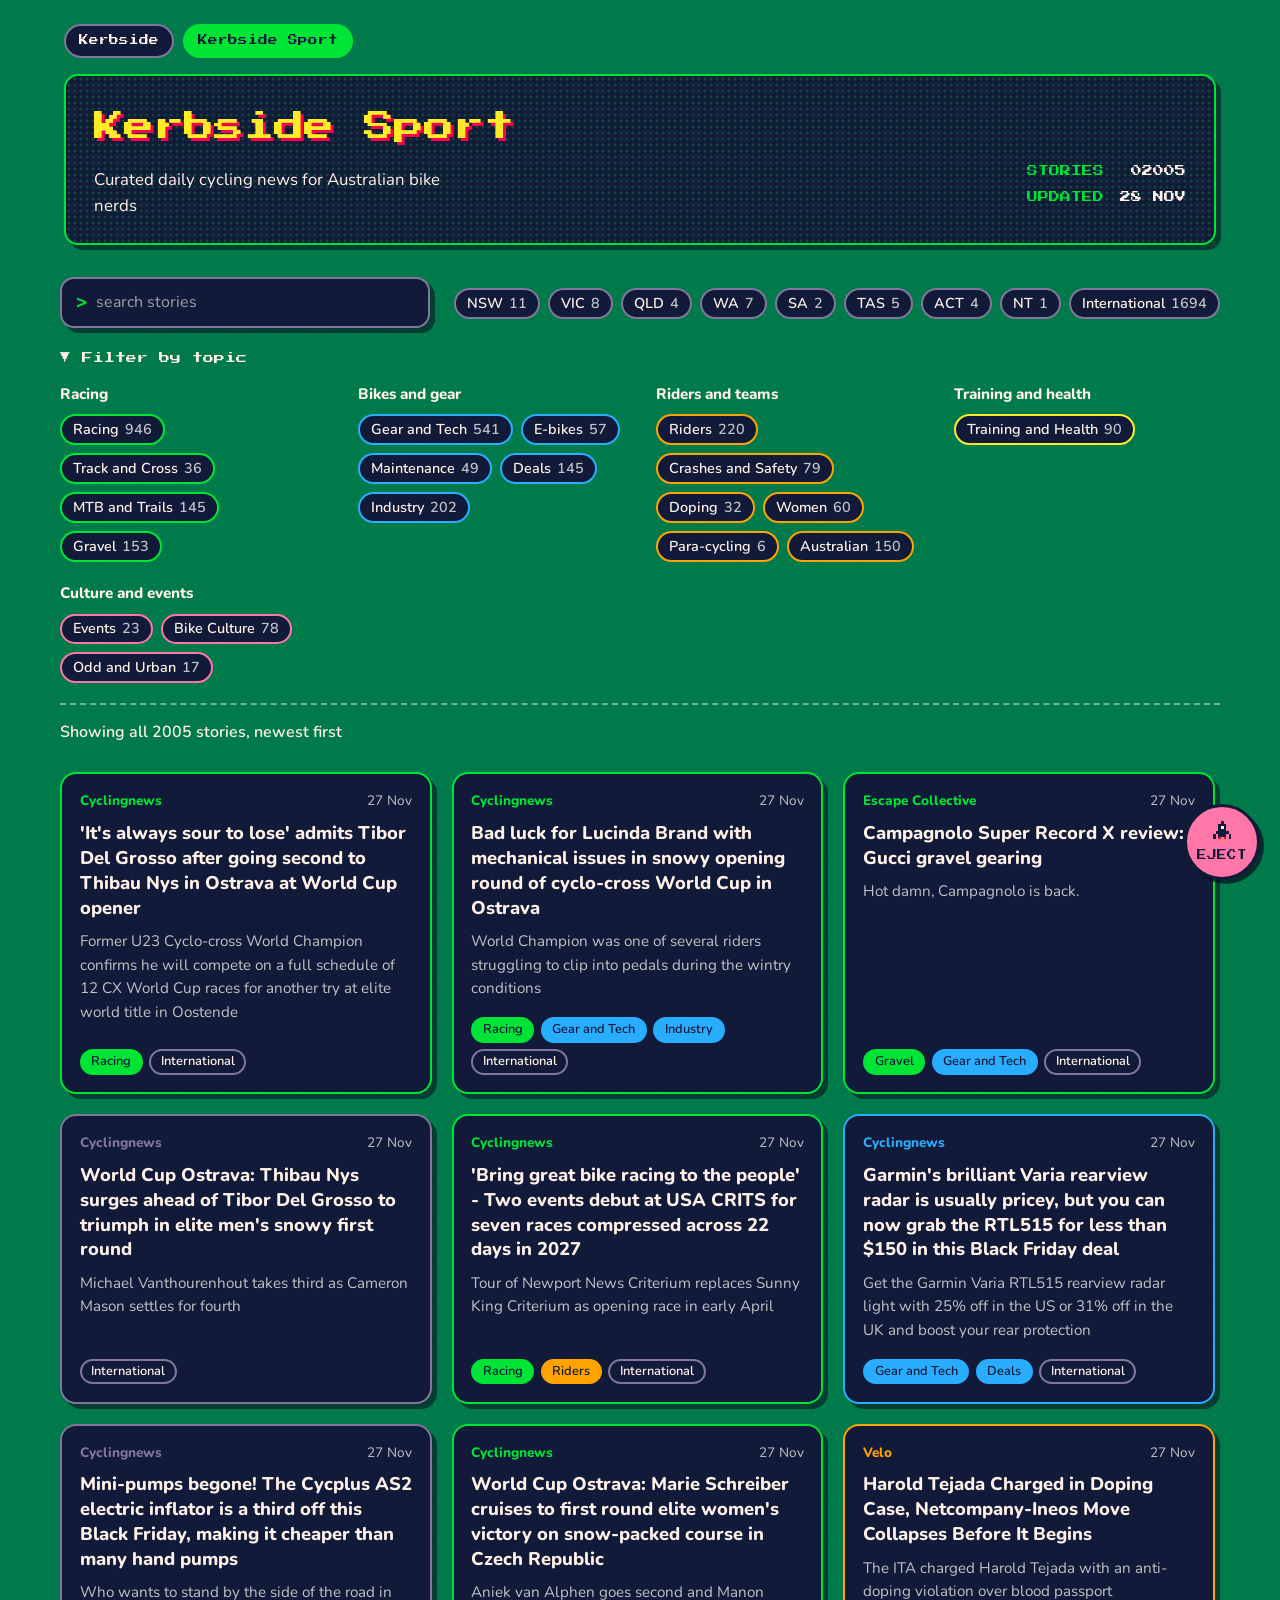
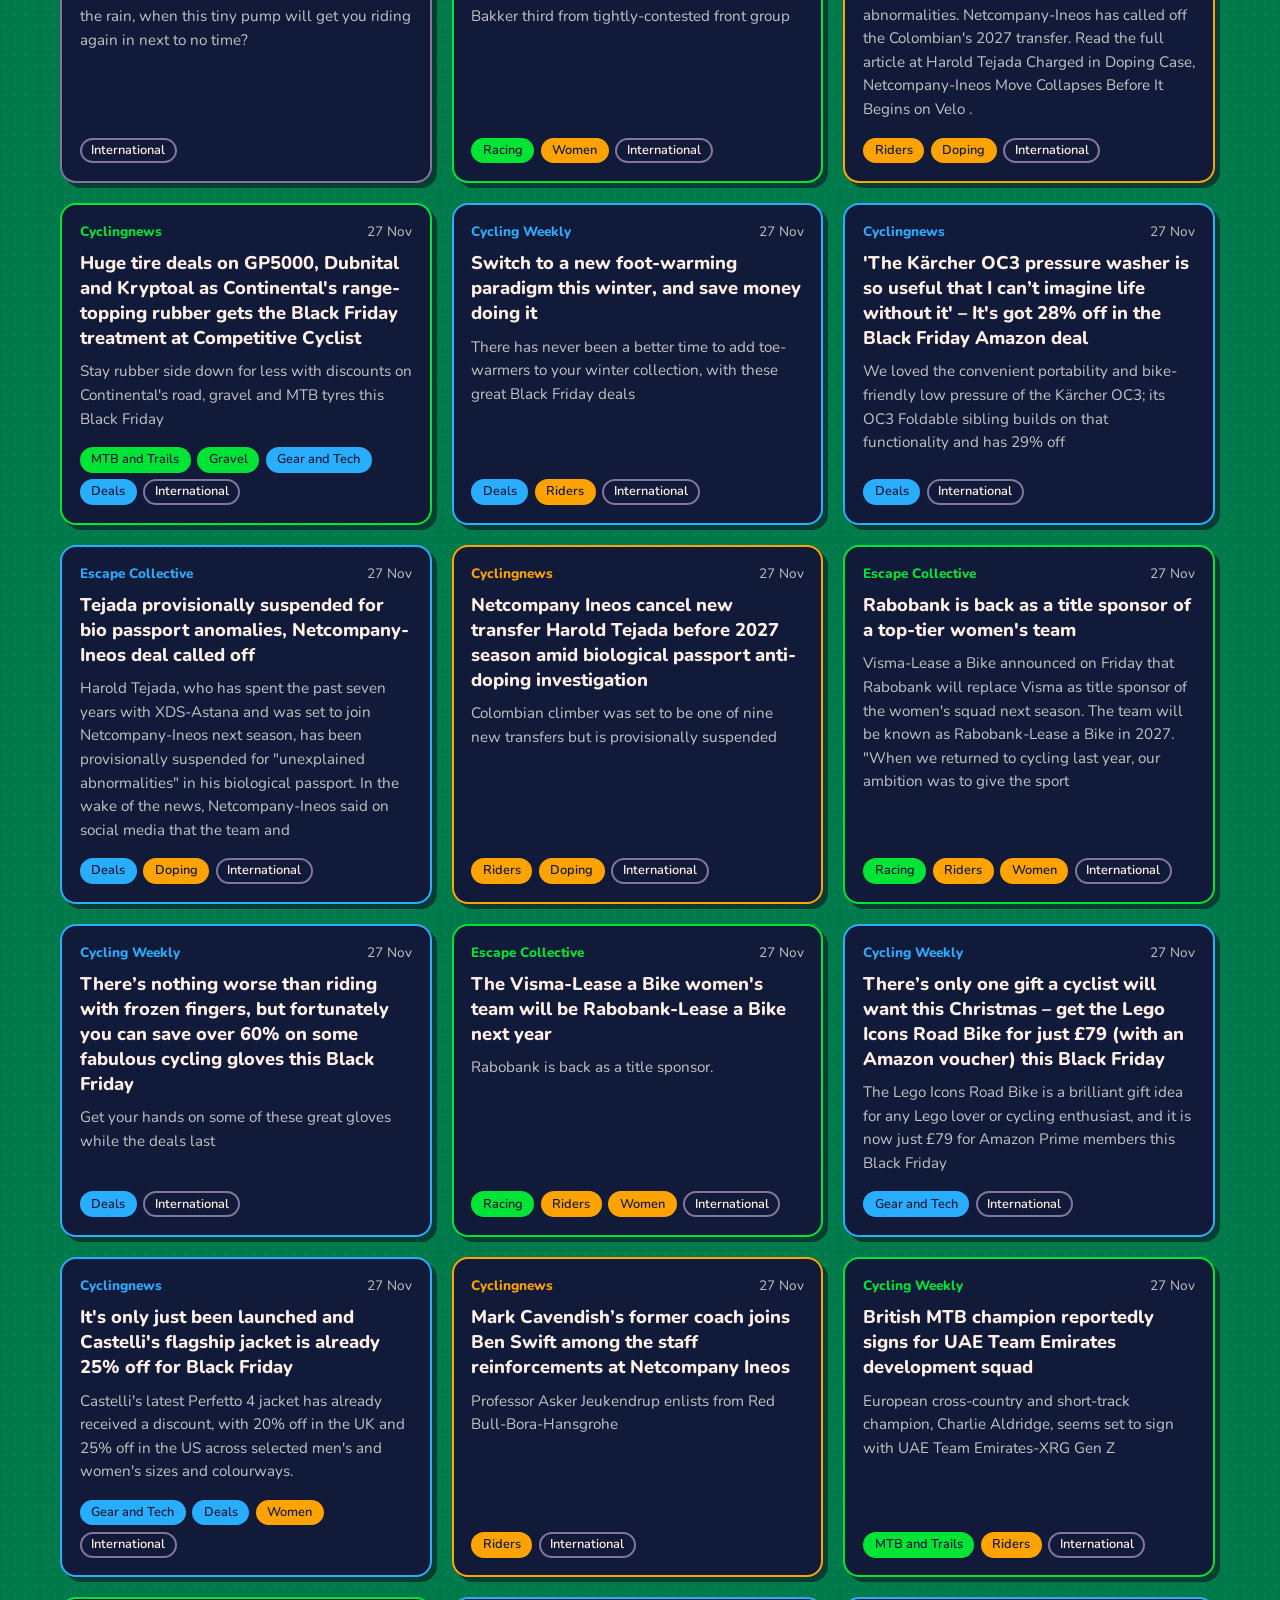
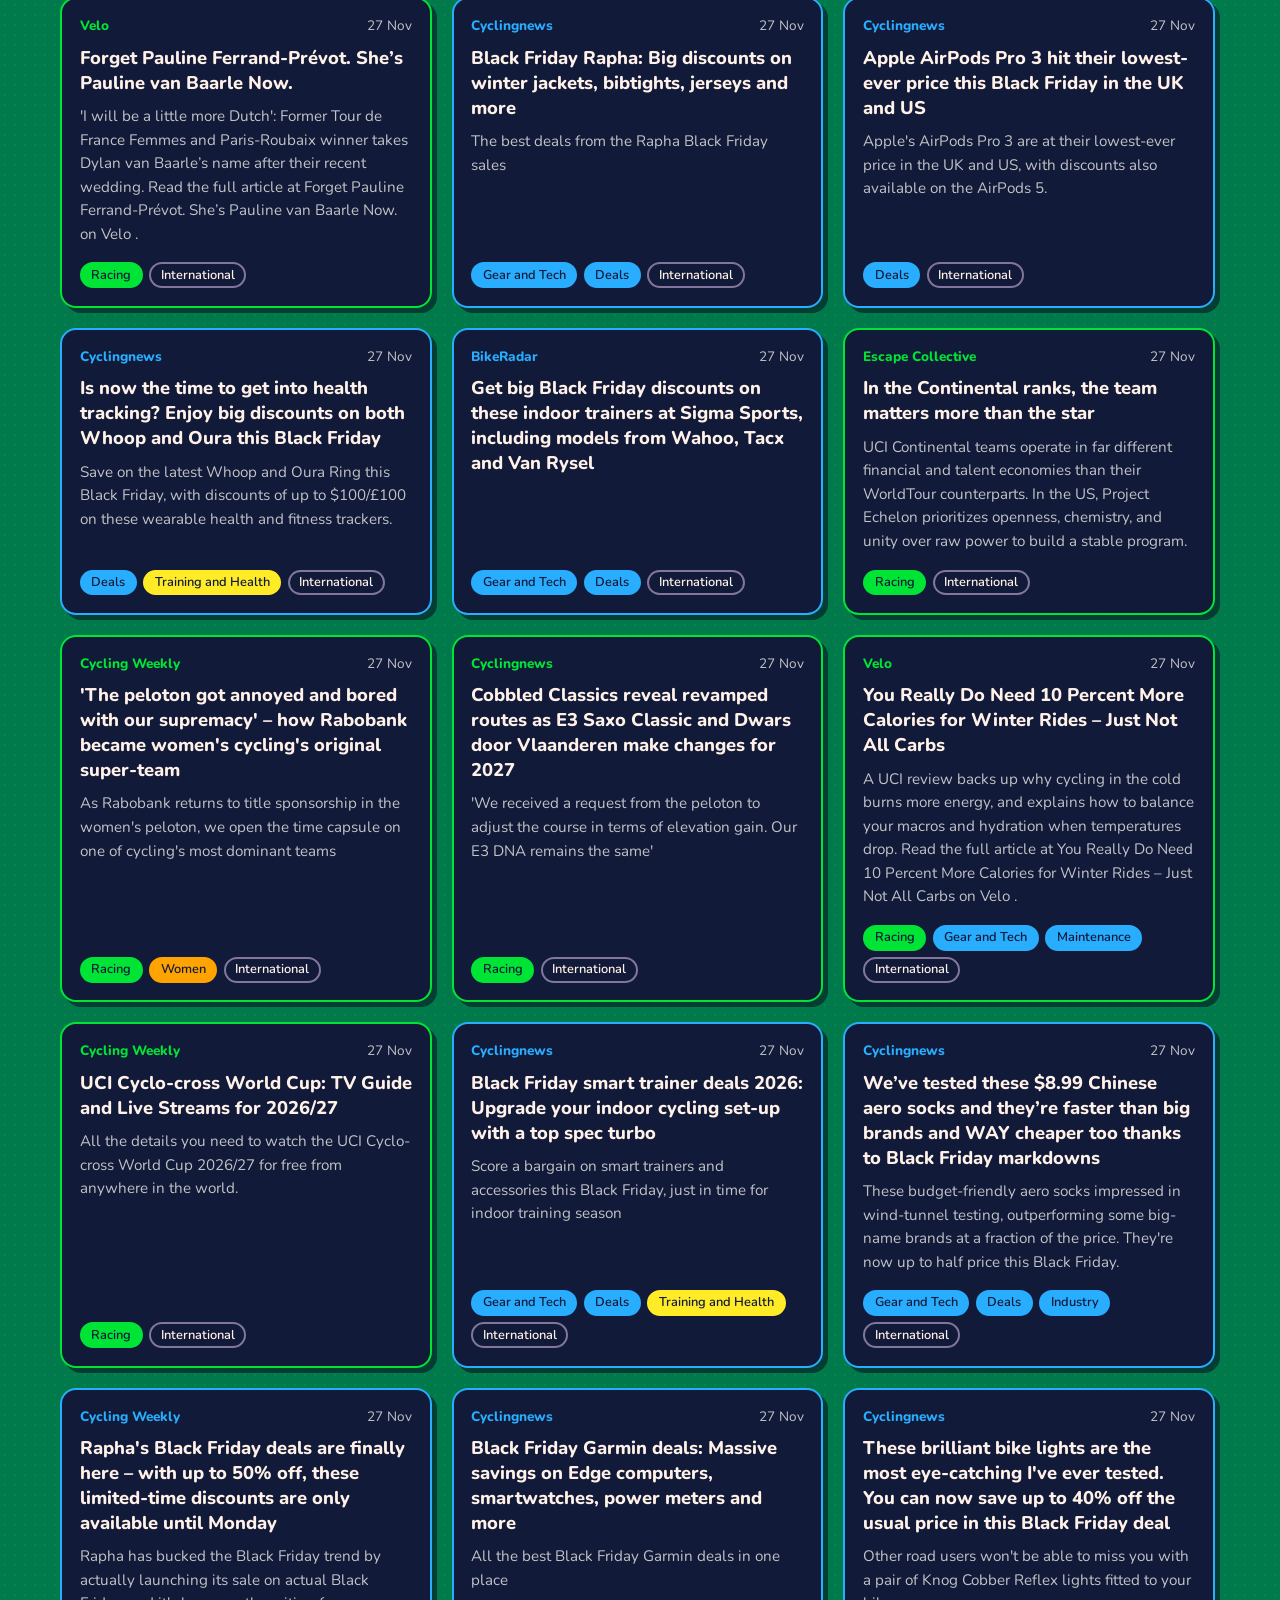
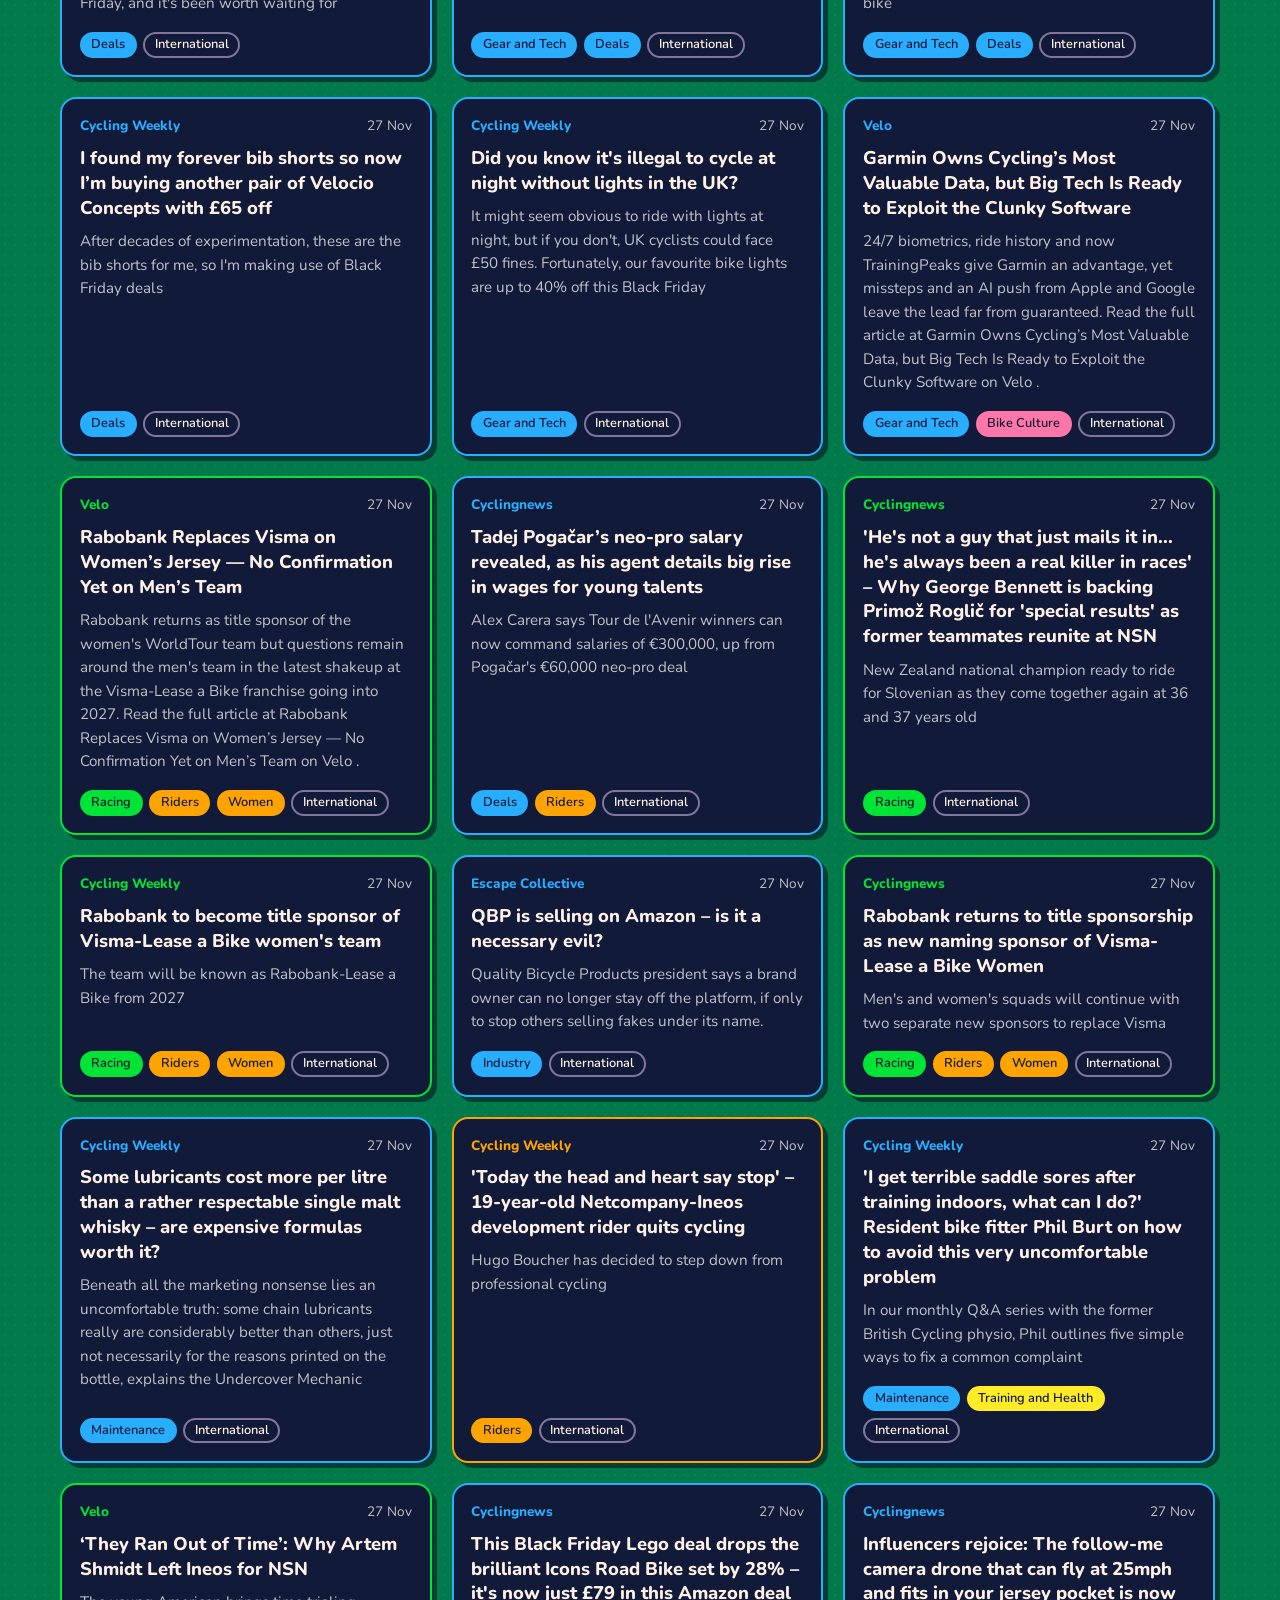
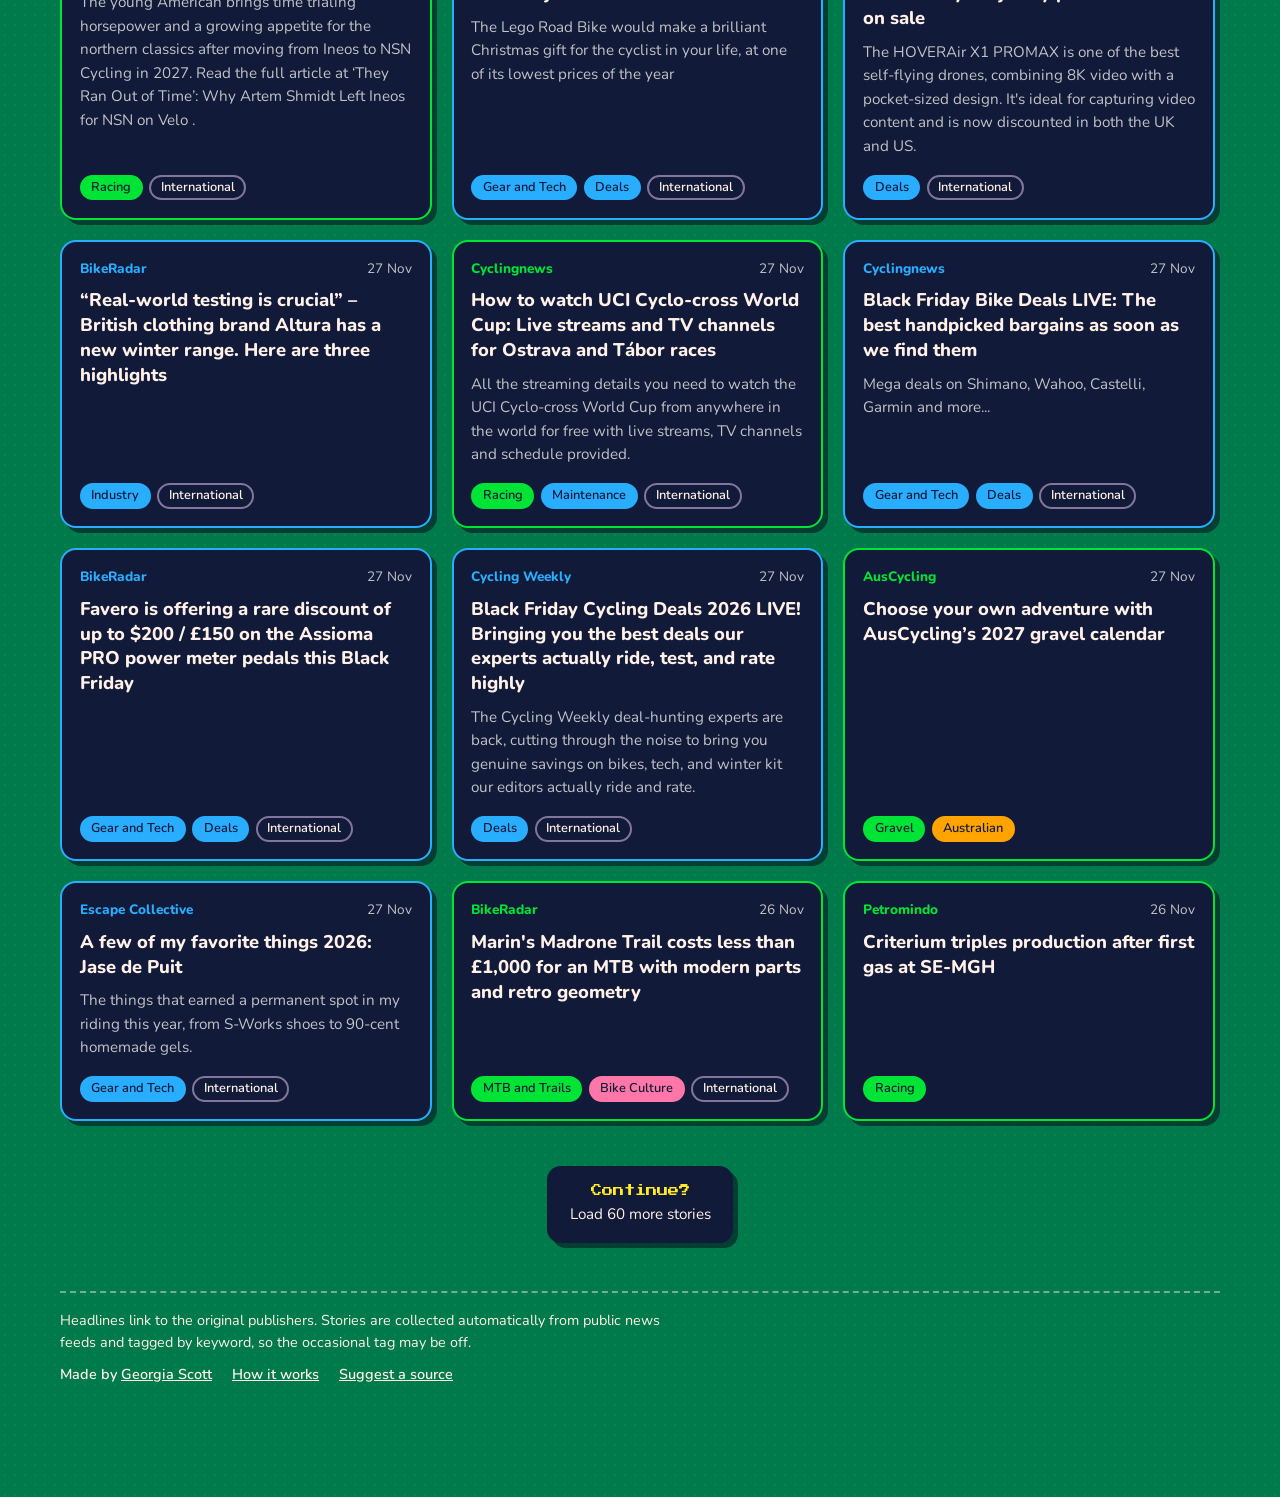
<file: docs/sport.html>
<!DOCTYPE html>
<html lang="en-AU" class="sport">
  <head>
    <meta charset="utf-8" />
    <meta name="viewport" content="width=device-width, initial-scale=1" />
    <meta name="color-scheme" content="dark" />
    <title>Kerbside Sport</title>
    <meta
      name="description"
      content="Curated daily cycling news for Australian bike nerds."
    />
    <link
      rel="icon"
      href="data:image/svg+xml,<svg xmlns='http://www.w3.org/2000/svg' viewBox='0 0 8 8' shape-rendering='crispEdges'><rect width='8' height='8' fill='%231D2B53'/><rect x='1' y='1' width='6' height='1' fill='%23FFEC27'/><rect x='1' y='3' width='6' height='1' fill='%2300E436'/><rect x='1' y='5' width='4' height='1' fill='%2329ADFF'/></svg>"
    />
    <link rel="preconnect" href="https://fonts.googleapis.com" />
    <link rel="preconnect" href="https://fonts.gstatic.com" crossorigin />
    <link
      href="https://fonts.googleapis.com/css2?family=Press+Start+2P&family=Nunito:wght@400;600;800&display=swap"
      rel="stylesheet"
    />
    <link rel="stylesheet" href="kerbside.css" />
  </head>
  <body data-feed="sport.json">
    <div class="wrap">
      <nav class="editions" aria-label="Kerbside pages">
        <a href="./">Kerbside</a>
        <a href="sport.html" aria-current="page">Kerbside Sport</a>
      </nav>

      <header class="marquee pixel-box">
        <div>
          <h1 id="site-title" class="glitch" data-text="Kerbside Sport">Kerbside Sport</h1>
          <p>Curated daily cycling news for Australian bike nerds</p>
        </div>
        <dl class="scoreboard" id="stats" aria-live="polite"></dl>
      </header>

      <section class="controls" aria-label="Filter stories">
        <div class="search-row">
          <div class="prompt pixel-box">
            <label class="visually-hidden" for="search">Search stories</label>
            <input
              class="search"
              id="search"
              type="search"
              placeholder="search stories"
            />
          </div>
          <fieldset>
            <legend class="visually-hidden">Region</legend>
            <div class="chips" id="regions"></div>
          </fieldset>
        </div>
        <details class="topics" id="topics">
          <summary>Filter by topic</summary>
          <div class="groups" id="groups"></div>
        </details>
        <div class="status">
          <span id="result-count"></span>
          <button class="link-button" id="clear" type="button" hidden>
            Clear filters
          </button>
        </div>
      </section>

      <main>
        <ul class="grid" id="stories"></ul>
        <div id="empty" class="message pixel-box" hidden>
          No stories match these filters.
          <button class="link-button" type="button" id="empty-clear">
            Clear filters
          </button>
          and try again.
        </div>
        <button class="more pixel-box" id="more" type="button" hidden>
          Continue?<small>Load more stories</small>
        </button>
      </main>

      <footer>
        <p>
          Headlines link to the original publishers. Stories are collected
          automatically from public news feeds and tagged by keyword, so the
          occasional tag may be off.
        </p>
        <div class="credits">
          <span
            >Made by
            <a href="https://www.linkedin.com/in/drgeorgiascott/" rel="noopener"
              >Georgia Scott</a
            ></span
          >
          <a href="https://github.com/wldwd/kerbside" rel="noopener"
            >How it works</a
          >
          <a href="https://github.com/wldwd/kerbside/issues/new" rel="noopener"
            >Suggest a source</a
          >
        </div>
      </footer>
    </div>

    <a class="eject" href="escape.html?from=sport">
      <svg viewBox="0 0 7 8" shape-rendering="crispEdges" aria-hidden="true">
        <rect x="3" y="0" width="1" height="1" fill="currentColor" />
        <rect x="2" y="1" width="3" height="4" fill="currentColor" />
        <rect x="3" y="2" width="1" height="1" fill="#fff1e8" />
        <rect x="1" y="4" width="5" height="1" fill="currentColor" />
        <rect x="0" y="5" width="1" height="2" fill="currentColor" />
        <rect x="2" y="5" width="3" height="1" fill="currentColor" />
        <rect x="6" y="5" width="1" height="2" fill="currentColor" />
        <rect x="2" y="6" width="1" height="1" fill="#ff004d" />
        <rect x="4" y="6" width="1" height="1" fill="#ff004d" />
        <rect x="3" y="7" width="1" height="1" fill="#ffa300" />
      </svg>
      EJECT
      <span class="visually-hidden">: take a break in the Escape Pod</span>
    </a>
    <script src="kerbside.js"></script>
  </body>
</html>
</file>
<file: docs/kerbside.css>
/* Kerbside: shared styles for the news pages (index.html and sport.html) */

:root {
  /* 8-bit console palette */
  --night: #1d2b53;
  --panel: #111a38;
  --ink: #fff1e8;
  --muted: #c2c3c7;
  --line: #83769c;
  --green: #00e436; /* Movement */
  --blue: #29adff; /* Places */
  --orange: #ffa300; /* Development */
  --yellow: #ffec27; /* Money and decisions */
  --pink: #ff77a8; /* Data and research */
  --red: #ff004d;

  /* Page accent: pink on Kerbside, green on Kerbside Sport */
  --accent: var(--pink);
  --accent-dots: rgba(255, 119, 168, 0.22);
  --page: var(--night); /* page background */

  --pixel: "Press Start 2P", "Courier New", monospace;
  --sans: "Nunito", ui-rounded, "Segoe UI", system-ui, sans-serif;
  --px: 4px;
}

* {
  box-sizing: border-box;
}
[hidden] {
  display: none !important;
}

html {
  background: var(--page);
}
body {
  margin: 0;
  color: var(--ink);
  font-family: var(--sans);
  font-size: 1rem;
  line-height: 1.55;
  background: radial-gradient(
        circle,
        rgba(255, 241, 232, 0.05) 1px,
        transparent 1.6px
      )
      0 0 / 10px 10px,
    var(--page);
}

.wrap {
  max-width: 1200px;
  margin: 0 auto;
  padding: 1.5rem 1.25rem 2rem;
}

/* Soft edges with a flat drop shadow */
.pixel-box {
  --c: var(--line);
  border: 2px solid var(--c);
  border-radius: 14px;
  box-shadow: 5px 5px 0 0 rgba(8, 12, 32, 0.55);
}

:focus-visible {
  outline: 3px solid var(--yellow);
  outline-offset: 3px;
}

/* ---------- Links between the pages ---------- */
.editions {
  display: flex;
  flex-wrap: wrap;
  gap: 0.6rem;
  margin: 0 var(--px) 1rem;
}
.editions a {
  font-family: var(--pixel);
  font-size: 0.6rem;
  line-height: 1.6;
  padding: 0.45rem 0.8rem;
  border: 2px solid var(--line);
  border-radius: 999px;
  background: var(--panel);
  color: var(--ink);
  text-decoration: none;
}
.editions a:hover {
  border-color: var(--accent);
}
.editions a[aria-current="page"] {
  background: var(--accent);
  border-color: var(--accent);
  color: var(--panel);
}

/* ---------- Header: arcade marquee ---------- */
.marquee {
  --c: var(--accent);
  background: radial-gradient(
        circle,
        var(--accent-dots) 1.2px,
        transparent 1.8px
      )
      0 0 / 6px 6px,
    var(--panel);
  padding: 1.75rem 1.75rem 1.5rem;
  margin: var(--px) var(--px) 2rem;
  display: flex;
  flex-wrap: wrap;
  align-items: flex-end;
  justify-content: space-between;
  gap: 1.25rem 2rem;
}
.marquee h1 {
  margin: 0;
  font-family: var(--pixel);
  font-weight: 400;
  font-size: clamp(1.05rem, 2.6vw, 1.9rem);
  line-height: 1.55;
  color: var(--yellow);
  text-shadow: 3px 3px 0 var(--red);
  max-width: 18ch;
}
.marquee p {
  margin: 1rem 0 0;
  font-size: 1.05rem;
  color: var(--ink);
  max-width: 36ch;
}
.scoreboard {
  display: grid;
  grid-template-columns: auto auto;
  gap: 0.35rem 1rem;
  font-family: var(--pixel);
  font-size: 0.68rem;
  line-height: 1.9;
  align-items: baseline;
}
.scoreboard dt {
  color: var(--accent);
}
.scoreboard dd {
  margin: 0;
  color: var(--ink);
  text-align: right;
  font-variant-numeric: tabular-nums;
}

/* One glitch burst when the page loads (and on hover) */
.glitch {
  position: relative;
}
.glitch::before,
.glitch::after {
  content: attr(data-text);
  position: absolute;
  inset: 0;
  opacity: 0;
  pointer-events: none;
  text-shadow: none;
}
.glitch::before {
  color: var(--blue);
}
.glitch::after {
  color: var(--green);
}
@media (prefers-reduced-motion: no-preference) {
  .glitch:hover::before {
    animation: glitch-a 0.5s steps(1) 1;
  }
  .glitch:hover::after {
    animation: glitch-b 0.5s steps(1) 1;
  }
}
@keyframes glitch-a {
  0% {
    opacity: 1;
    transform: translate(-6px, 0);
    clip-path: inset(0 0 70% 0);
  }
  20% {
    opacity: 1;
    transform: translate(5px, 0);
    clip-path: inset(40% 0 35% 0);
  }
  40% {
    opacity: 1;
    transform: translate(-3px, 0);
    clip-path: inset(75% 0 5% 0);
  }
  60% {
    opacity: 1;
    transform: translate(8px, 0);
    clip-path: inset(10% 0 60% 0);
  }
  80% {
    opacity: 1;
    transform: translate(-2px, 0);
    clip-path: inset(55% 0 20% 0);
  }
  100% {
    opacity: 0;
  }
}
@keyframes glitch-b {
  0% {
    opacity: 1;
    transform: translate(6px, 0);
    clip-path: inset(60% 0 10% 0);
  }
  25% {
    opacity: 1;
    transform: translate(-7px, 0);
    clip-path: inset(15% 0 65% 0);
  }
  50% {
    opacity: 1;
    transform: translate(3px, 0);
    clip-path: inset(45% 0 30% 0);
  }
  75% {
    opacity: 1;
    transform: translate(-5px, 0);
    clip-path: inset(0 0 80% 0);
  }
  100% {
    opacity: 0;
  }
}

/* ---------- Controls ---------- */
.controls {
  display: grid;
  gap: 1.25rem;
  margin-bottom: 1.75rem;
}
.search-row {
  display: flex;
  flex-wrap: wrap;
  gap: 1rem 1.5rem;
  align-items: center;
}
.prompt {
  flex: 1 1 280px;
  display: flex;
  align-items: center;
  gap: 0.5rem;
  background: var(--panel);
  padding: 0.5rem 0.9rem;
  margin: 0 0 2px;
}
.prompt::before {
  content: ">";
  color: var(--green);
  font-weight: 800;
  font-size: 1.2rem;
}
.search {
  flex: 1;
  min-width: 0;
  font: inherit;
  font-size: 1rem;
  color: var(--ink);
  background: transparent;
  border: 0;
  padding: 0.2rem 0;
  caret-color: var(--green);
}
.search::placeholder {
  color: var(--muted);
  opacity: 0.8;
}
.search:focus-visible {
  outline: none;
}
.prompt:focus-within {
  --c: var(--green);
}

.topics summary {
  font-family: var(--pixel);
  font-size: 0.68rem;
  color: var(--yellow);
  cursor: pointer;
  width: fit-content;
  margin-bottom: 1rem;
  list-style: none;
}
.topics summary::-webkit-details-marker {
  display: none;
}
.topics summary::before {
  content: "\25B6\00a0";
}
.topics[open] summary::before {
  content: "\25BC\00a0";
}

.groups {
  display: grid;
  grid-template-columns: repeat(auto-fit, minmax(260px, 1fr));
  gap: 1.25rem 2rem;
}
fieldset {
  border: 0;
  margin: 0;
  padding: 0;
  min-width: 0;
}
legend {
  font-weight: 800;
  font-size: 0.95rem;
  margin-bottom: 0.5rem;
  padding: 0;
  color: var(--muted);
}
.chips {
  display: flex;
  flex-wrap: wrap;
  gap: 0.5rem;
}

.chip {
  --c: var(--line);
  font: inherit;
  font-weight: 600;
  font-size: 0.9rem;
  line-height: 1.2;
  padding: 0.3rem 0.7rem;
  border: 2px solid var(--c);
  border-radius: 999px;
  background: var(--panel);
  color: var(--ink);
  cursor: pointer;
}
.chip .count {
  color: var(--muted);
  margin-left: 0.35rem;
}
.chip[aria-pressed="true"] {
  background: var(--c);
  color: var(--panel);
}
.chip[aria-pressed="true"] .count {
  color: inherit;
}
.chip:not(:disabled):hover {
  background: color-mix(in srgb, var(--c) 25%, var(--panel));
}
.chip[aria-pressed="true"]:hover {
  background: var(--c);
}
.chip:disabled {
  opacity: 0.35;
  cursor: default;
}

.g0 {
  --c: var(--green);
}
.g1 {
  --c: var(--blue);
}
.g2 {
  --c: var(--orange);
}
.g3 {
  --c: var(--yellow);
}
.g4 {
  --c: var(--pink);
}

.status {
  display: flex;
  flex-wrap: wrap;
  gap: 0.5rem 1.25rem;
  align-items: baseline;
  font-weight: 600;
  padding-top: 0.9rem;
  border-top: 2px dashed var(--line);
}
.link-button {
  font: inherit;
  background: none;
  border: 0;
  padding: 0;
  color: var(--yellow);
  text-decoration: underline;
  text-underline-offset: 4px;
  cursor: pointer;
}

/* ---------- Story cards ---------- */
.grid {
  display: grid;
  grid-template-columns: repeat(auto-fill, minmax(290px, 1fr));
  gap: 1.25rem;
  margin: 0;
  padding: 0 5px 5px 0;
  list-style: none;
}
.card {
  background: var(--panel);
  padding: 1rem 1.1rem 1.1rem;
  border-radius: 16px;
  display: flex;
  flex-direction: column;
  gap: 0.6rem;
}
.card-meta {
  display: flex;
  justify-content: space-between;
  gap: 0.75rem;
  font-size: 0.85rem;
  color: var(--muted);
}
.card-meta .source {
  color: var(--c);
  font-weight: 800;
}
.card h2 {
  margin: 0;
  font-weight: 800;
  font-size: 1.15rem;
  line-height: 1.35;
}
.card h2 a {
  color: var(--ink);
  text-decoration: none;
}
.card h2 a:hover {
  color: var(--yellow);
  text-decoration: underline;
  text-underline-offset: 4px;
}
.snippet {
  margin: 0;
  color: var(--muted);
  font-size: 0.95rem;
}
.card-tags {
  margin-top: auto;
  padding-top: 0.4rem;
  display: flex;
  flex-wrap: wrap;
  gap: 0.4rem;
}
.card-tags .chip {
  cursor: default;
  font-size: 0.8rem;
  background: var(--c);
  color: var(--panel);
  padding: 0.2rem 0.6rem;
}
.card-tags .region {
  background: var(--panel);
  color: var(--ink);
}

.new {
  display: inline-block;
  font-weight: 800;
  font-size: 0.7rem;
  line-height: 1.2;
  padding: 0.15rem 0.5rem;
  margin-right: 0.45rem;
  vertical-align: 0.15rem;
  border-radius: 999px;
  background: var(--red);
  color: var(--ink);
}

.more {
  --c: var(--yellow);
  display: block;
  margin: 2.5rem auto 0;
  font-family: var(--pixel);
  font-size: 0.7rem;
  line-height: 1.8;
  padding: 0.9rem 1.4rem;
  border: 0;
  background: var(--panel);
  color: var(--yellow);
  cursor: pointer;
  text-align: center;
}
.more small {
  display: block;
  font-family: var(--sans);
  font-size: 0.95rem;
  color: var(--ink);
}
.more:hover {
  background: var(--yellow);
  color: var(--panel);
}
.more:hover small {
  color: var(--panel);
}

.message {
  --c: var(--red);
  background: var(--panel);
  padding: 1.5rem;
  margin: 0 5px 5px 0;
}
.message code {
  font-family: inherit;
  color: var(--green);
}

footer {
  margin-top: 3rem;
  padding-top: 1rem;
  border-top: 2px dashed var(--line);
  color: var(--muted);
  font-size: 0.9rem;
}
footer p {
  margin: 0 0 0.6rem;
  max-width: 70ch;
}
footer a {
  color: var(--blue);
}
footer a:hover {
  color: var(--yellow);
}
.credits {
  display: flex;
  flex-wrap: wrap;
  gap: 0.4rem 1.25rem;
  font-weight: 600;
}

.visually-hidden {
  position: absolute;
  width: 1px;
  height: 1px;
  overflow: hidden;
  clip: rect(0 0 0 0);
  white-space: nowrap;
}

/* ---------- Eject: a break from the news ---------- */
.eject {
  position: fixed;
  right: 1.25rem;
  bottom: 1.25rem;
  z-index: 10;
  width: 4.75rem;
  height: 4.75rem;
  display: flex;
  flex-direction: column;
  align-items: center;
  justify-content: center;
  gap: 0.4rem;
  border: 3px solid var(--panel);
  border-radius: 50%;
  background: var(--pink);
  color: var(--panel);
  font-family: var(--pixel);
  font-size: 0.6rem;
  text-decoration: none;
  box-shadow: 4px 4px 0 0 rgba(8, 12, 32, 0.7);
}
.eject:hover {
  background: var(--yellow);
}
.eject svg {
  width: 1.3rem;
  height: 1.3rem;
}
/* Room at the bottom so the button never hides the footer */
.wrap {
  padding-bottom: 7rem;
}

@media (max-width: 600px) {
  .eject {
    right: 1rem;
    bottom: 1rem;
    width: 4rem;
    height: 4rem;
    font-size: 0.55rem;
  }
  .marquee {
    padding: 1.25rem;
  }
  .scoreboard dd {
    text-align: left;
  }
}

/* ---------- Kerbside Sport ---------- */
/* A green accent and a pitch-green background, so the two pages are easy
   to tell apart. Text sitting straight on the green uses off-white,
   because grey and yellow are hard to read on it. */
.sport {
  --accent: var(--green);
  --accent-dots: rgba(0, 228, 54, 0.22);
  --page: #007a4a; /* pitch green */
}
.sport legend,
.sport .topics summary,
.sport .link-button,
.sport footer,
.sport footer a {
  color: var(--ink);
}
.sport footer a:hover {
  color: var(--yellow);
}
.sport .status,
.sport footer {
  border-top-color: rgba(255, 241, 232, 0.45);
}
</file>
